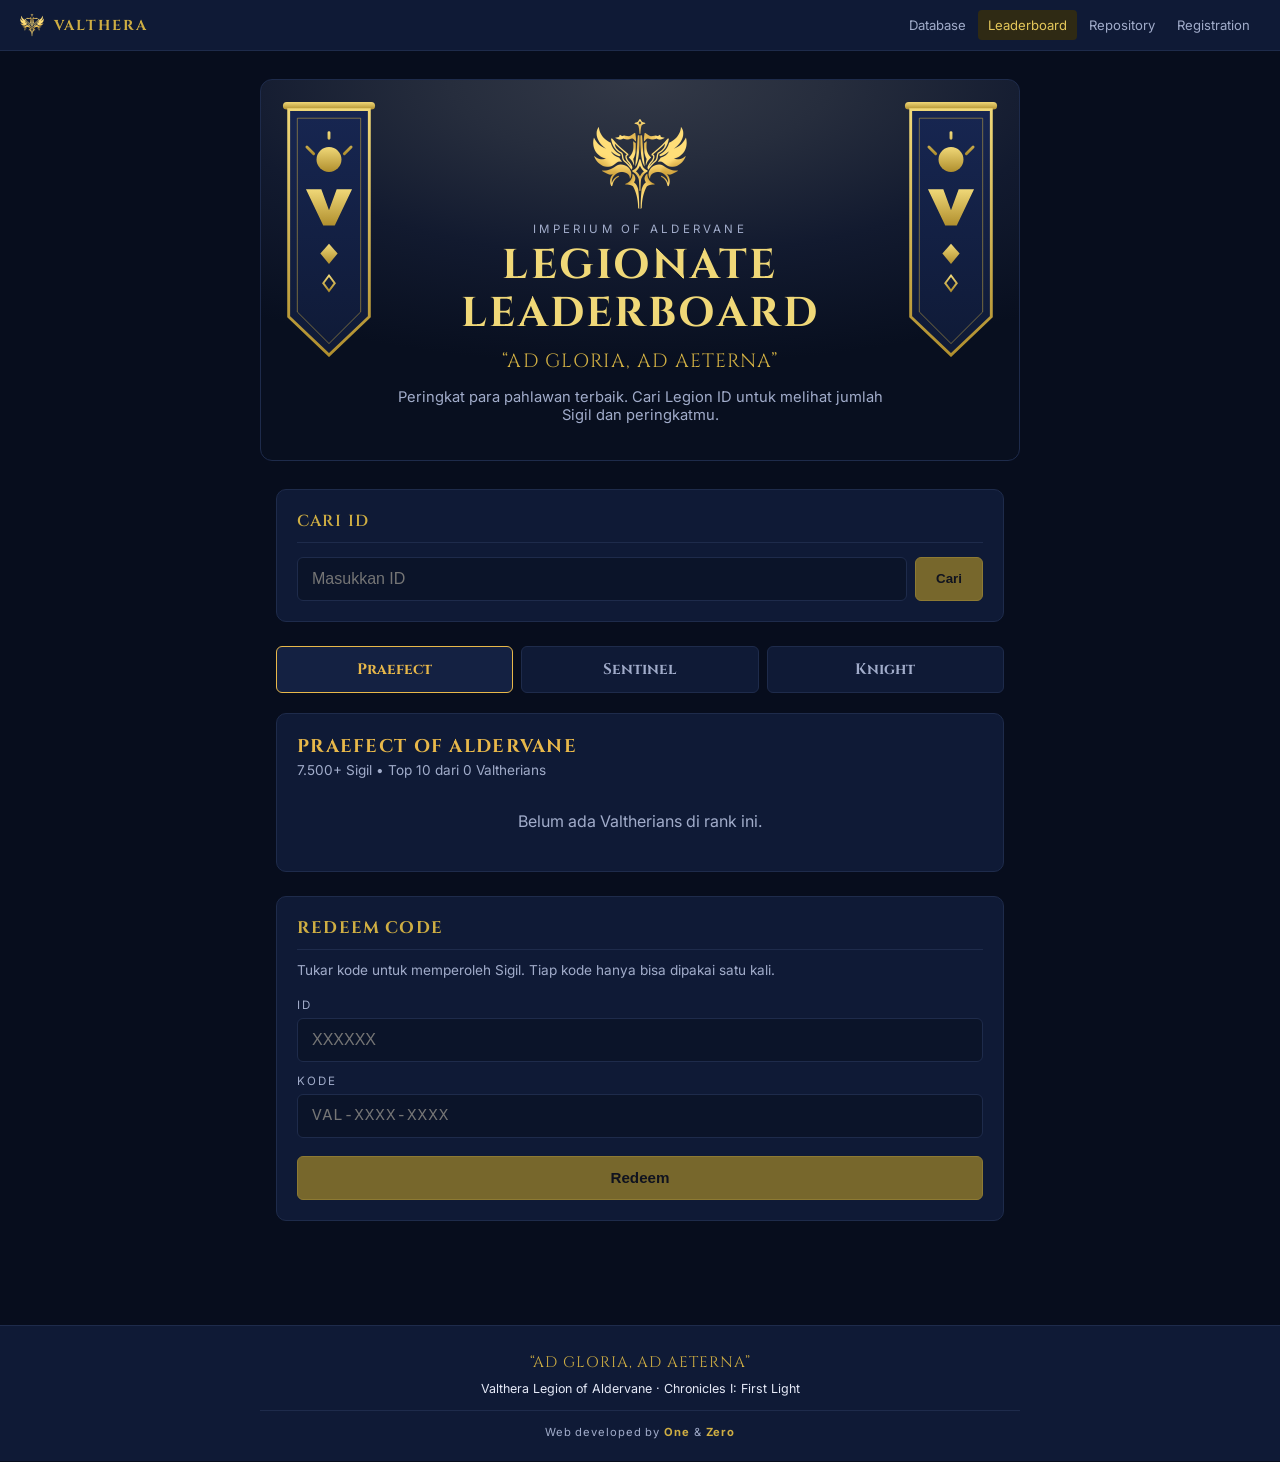
<file: index.html>
<!doctype html>
<html lang="id">
  <head>
    <meta charset="UTF-8" />
    <meta name="viewport" content="width=device-width, initial-scale=1.0" />
    <title>Legionate Leaderboard</title>
    <link rel="preconnect" href="https://fonts.googleapis.com" />
    <link rel="preconnect" href="https://fonts.gstatic.com" crossorigin />
    <link href="https://fonts.googleapis.com/css2?family=Cinzel:wght@500;700&family=Inter:wght@400;500;600&display=swap" rel="stylesheet" />
    <script type="module" crossorigin src="./assets/leaderboard.js"></script>
    <link rel="modulepreload" crossorigin href="./assets/shared-BhyKLrjU.js">
    <link rel="stylesheet" crossorigin href="./assets/shared-FCsielAh.css">
    <link rel="stylesheet" href="./theme.css">
    <link rel="stylesheet" href="./database.css">
  </head>
  <body data-page="leaderboard">
    <main class="container">
      <!-- 1. Cari ID -->
      <section class="search card" id="check">
        <label for="uid-input">Cari ID</label>
        <form id="search-form" autocomplete="off">
          <input id="uid-input" type="text" placeholder="Masukkan ID" />
          <button type="submit">Cari</button>
        </form>
        <div id="search-result" aria-live="polite"></div>
      </section>

      <!-- 2. Leaderboard -->
      <nav class="tabs" role="tablist" id="tabs"></nav>
      <section class="card">
        <div id="tab-info" class="tab-info"></div>
        <ol id="board" class="board"></ol>
      </section>
      <p id="updated" class="updated"></p>

      <!-- 3. Redeem -->
      <section class="card" id="redeem">
        <h2 class="sec-title">Redeem Code</h2>
        <p class="sec-sub">Tukar kode untuk memperoleh Sigil. Tiap kode hanya bisa dipakai satu kali.</p>
        <form id="redeem-form" class="redeem-form" autocomplete="off">
          <label for="r-uid">ID</label>
          <input id="r-uid" type="text" placeholder="XXXXXX" inputmode="text" />
          <label for="r-code">Kode</label>
          <input id="r-code" type="text" placeholder="VAL-XXXX-XXXX" autocapitalize="characters" spellcheck="false" />
          <div class="redeem-actions">
            <button class="btn-gold" type="submit">Redeem</button>
          </div>
        </form>
        <div id="redeem-result" aria-live="polite"></div>
      </section>
    </main>
  </body>
</html>
</file>
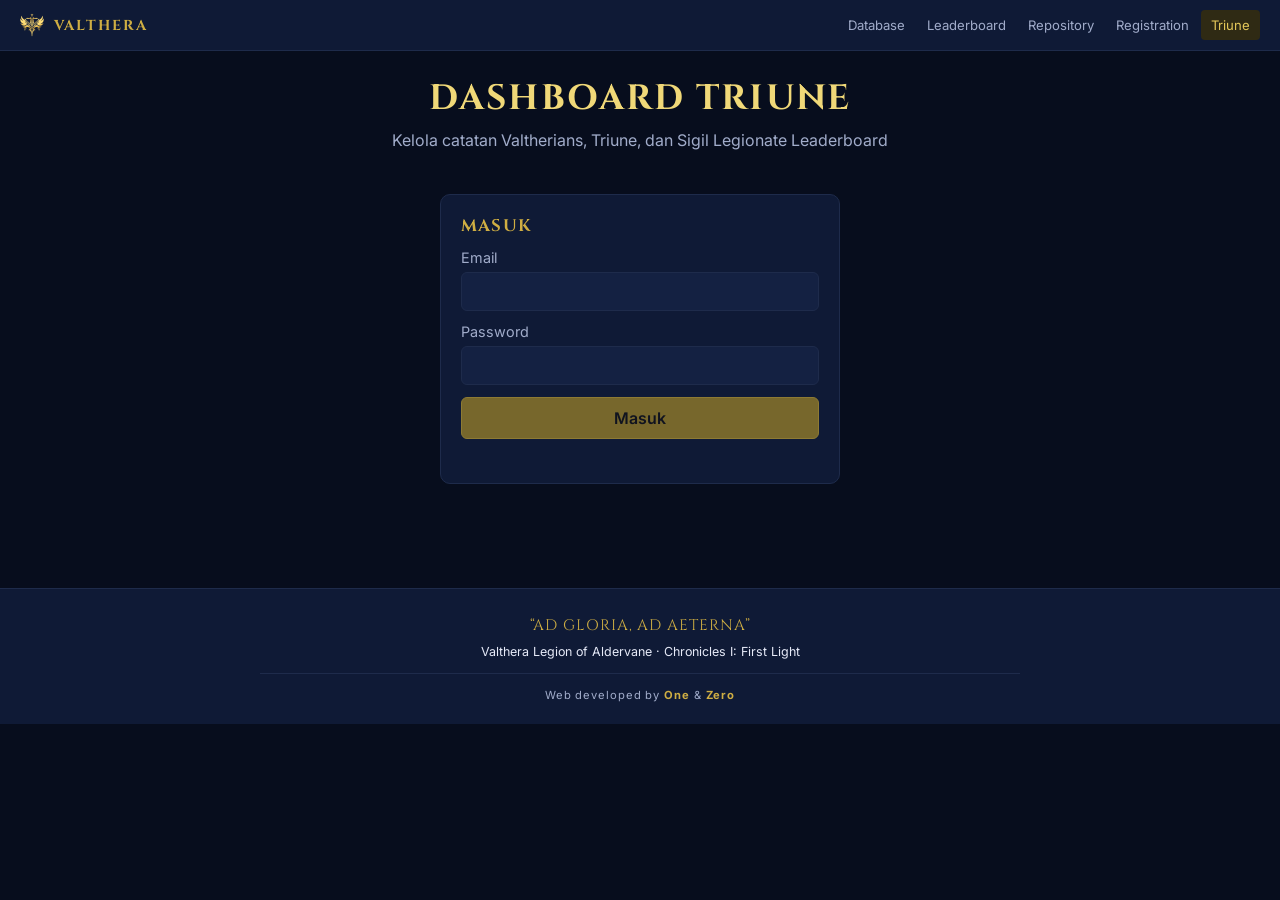
<file: admin/index.html>
<!doctype html>
<html lang="id">
  <head>
    <meta charset="UTF-8" />
    <meta name="viewport" content="width=device-width, initial-scale=1.0" />
    <meta name="robots" content="noindex" />
    <title>Dashboard Triune</title>
    <link rel="preconnect" href="https://fonts.googleapis.com" />
    <link rel="preconnect" href="https://fonts.gstatic.com" crossorigin />
    <link href="https://fonts.googleapis.com/css2?family=Cinzel:wght@500;700&family=Inter:wght@400;500;600&display=swap" rel="stylesheet" />
    <script type="module" crossorigin src="../assets/admin.js"></script>
    <script type="module" crossorigin src="../assets/admin-codes.js"></script>
    <script type="module" crossorigin src="../assets/admin-pins.js"></script>
    <script type="module" crossorigin src="../assets/admin-training.js"></script>
    <script type="module" crossorigin src="../assets/admin-uniform.js"></script>
    <script type="module" crossorigin src="../assets/admin-tabs.js"></script>
    <link rel="modulepreload" crossorigin href="../assets/shared-BhyKLrjU.js">
    <link rel="stylesheet" crossorigin href="../assets/shared-FCsielAh.css">
    <link rel="stylesheet" crossorigin href="../assets/admin-DD2leoxZ.css">
    <link rel="stylesheet" href="../theme.css">
    <link rel="stylesheet" href="../admin.css">
  </head>
  <body data-page="admin">

    <main class="container wide">
      <!-- Login -->
      <section id="login" class="card narrow">
        <h2>Masuk</h2>
        <form id="login-form" class="stack">
          <label>Email <input id="l-email" type="email" required autocomplete="username" /></label>
          <label>Password <input id="l-pass" type="password" required autocomplete="current-password" /></label>
          <button class="btn primary" type="submit">Masuk</button>
          <p id="login-error" class="notfound" aria-live="polite"></p>
        </form>
      </section>

      <!-- Tools -->
      <div id="app" hidden>
        <div class="topbar">
          <span id="who" class="muted"></span>
          <span class="spacer"></span>
          <a class="btn small" href="../">Lihat leaderboard</a>
          <button id="refresh" class="btn small" type="button">Muat ulang</button>
          <button id="logout" class="btn small" type="button">Keluar</button>
        </div>

        <div class="tabs admin-tabs" id="admin-tabs" role="tablist"></div>

        <section data-tab="valtherians" id="stats" class="stats"></section>

        <section data-tab="valtherians" class="card">
          <h2>Tambah / kurangi Sigil</h2>
          <form id="adjust-form" class="inline">
            <input id="a-uid" placeholder="ID Valtherian" required />
            <input id="a-delta" type="number" step="1" placeholder="Jumlah Sigil, cth. 150 atau -50" required />
            <button class="btn primary" type="submit">Terapkan</button>
          </form>
        </section>

        <section data-tab="valtherians" class="card">
          <div class="toolbar">
            <h2>Valtherians</h2>
            <span class="spacer"></span>
            <input id="search" type="search" placeholder="Cari ID atau Nama" />
            <select id="rank-filter" aria-label="Filter rank"></select>
            <button id="add-btn" class="btn primary" type="button">+ Tambah Valtherian</button>
          </div>
          <div class="table-wrap">
            <table>
              <thead>
                <tr><th>ID</th><th>Nama</th><th>Rank</th><th class="num">Sigil</th><th>Insignia</th><th>Tanggal Bergabung</th><th></th></tr>
              </thead>
              <tbody id="players-body"></tbody>
            </table>
          </div>
          <div id="pager" class="pager"></div>
          <p id="table-note" class="muted small-text"></p>
        </section>

        <section data-tab="valtherians" class="card" id="staff-card">
          <div class="toolbar">
            <h2>Triune</h2>
            <span class="spacer"></span>
            <input id="staff-search" type="search" placeholder="Cari ID atau Nama" />
            <select id="staff-filter" aria-label="Filter jabatan"></select>
            <button id="staff-add-btn" class="btn primary" type="button">+ Tambah Triune</button>
          </div>
          <p class="muted small-text">Triune dikelola terpisah dari Legionnaires: tidak masuk leaderboard dan tidak punya Sigil. ID Triune tetap bisa dicari di halaman Database.</p>
          <div class="table-wrap">
            <table>
              <thead>
                <tr><th>ID</th><th>Nama</th><th>Posisi</th><th>Status</th><th>Tanggal Bergabung</th><th></th></tr>
              </thead>
              <tbody id="staff-body"></tbody>
            </table>
          </div>
          <p id="staff-note" class="muted small-text"></p>
        </section>

        <section data-tab="valtherians" class="card">
          <h2>Impor massal (CSV)</h2>
          <p class="muted small-text">Format per baris: <code>uid,name,score</code>. ID yang sudah ada akan diperbarui, yang belum ada akan ditambahkan. ID Triune dilewati.</p>
          <p class="muted small-text">Untuk mengisi profil, tambahkan header: <code>uid,name,score,joined_at,title,achievements</code>. Tanggal berformat <code>2025-01-31</code>, insignia dipisah tanda <code>|</code>. Kolom profil yang tidak ada di header tidak akan mengubah data yang sudah ada.</p>
          <textarea id="import-text" rows="6" placeholder="1126000,Zero,1000&#10;1126001,One,1000"></textarea>
          <div class="inline">
            <input id="import-file" type="file" accept=".csv,.txt" />
            <span class="spacer"></span>
            <button id="import-btn" class="btn primary" type="button">Impor</button>
          </div>
        </section>

        <section data-tab="emblem" class="card" id="pins-card">
          <h2>Emblem</h2>
          <p class="muted small-text">Emblem dipakai calon Valtherian untuk mendaftar di halaman Registrasi (ID dibuat otomatis). Emblem hanya tampil sekali di bawah, jadi salin dan bagikan segera.</p>
          <form id="pin-form" class="inline">
            <input id="pin-qty" type="number" min="1" max="100" step="1" value="1" required aria-label="Jumlah Emblem" />
            <input id="pin-note" maxlength="80" placeholder="Catatan (opsional), cth. Angkatan 1" />
            <label class="check"><input id="pin-test" type="checkbox" /> Uji coba</label>
            <button class="btn primary" type="submit">Buat Emblem</button>
          </form>
          <form id="pin-bound-form" class="inline">
            <input id="pin-uid" placeholder="ID yang sudah ada (Legionnaire atau Triune)" required />
            <button class="btn" type="submit">Buat / reset Emblem untuk ID ini</button>
          </form>
          <textarea id="pin-output" rows="4" readonly hidden></textarea>
          <div class="inline" id="pin-output-actions" hidden>
            <span class="muted small-text">Emblem baru (hanya tampil sekarang):</span>
            <span class="spacer"></span>
            <button id="pin-copy" class="btn small" type="button">Salin</button>
          </div>
          <h2>Ringkasan Emblem</h2>
          <div class="table-wrap">
            <table>
              <thead><tr><th>Catatan</th><th class="num">Dibuat</th><th class="num">Terpakai</th><th class="num">Belum dipakai</th><th></th></tr></thead>
              <tbody id="pins-summary"></tbody>
            </table>
          </div>
          <div class="toolbar">
            <h2>Emblem Uji Coba</h2>
            <span class="spacer"></span>
            <button id="test-clean" class="btn small danger" type="button">Hapus data uji coba</button>
          </div>
          <div class="table-wrap">
            <table>
              <thead><tr><th>Emblem</th><th>Catatan</th><th>Status</th><th>ID</th></tr></thead>
              <tbody id="pins-body"></tbody>
            </table>
          </div>
          <p id="pins-note" class="muted small-text"></p>
        </section>

        <section data-tab="training" class="card" id="training-card">
          <h2>Training</h2>
          <p class="muted small-text">Isi jadwal sesi tiap minggu. Jam dalam WIB. Aspirant hanya melihat sesi yang akan datang.</p>
          <form id="train-form" class="inline">
            <select id="train-kind" aria-label="Jenis sesi">
              <option value="sistem">Pengenalan sistem Legion</option>
              <option value="ekspedisi">Pelatihan ekspedisi</option>
            </select>
            <select id="train-trainer" aria-label="Triune pemandu"></select>
            <input id="train-when" type="datetime-local" aria-label="Waktu (WIB)" />
            <input id="train-text" type="text" maxlength="120" placeholder="Catatan (opsional)" />
            <button class="btn primary" type="submit">Tambah sesi</button>
          </form>
          <div class="table-wrap">
            <table>
              <thead><tr><th>Waktu</th><th>Sesi</th><th>Dipandu</th><th>Catatan</th><th>Peserta (ID)</th><th></th></tr></thead>
              <tbody id="train-body"></tbody>
            </table>
          </div>
          <p id="train-note" class="muted small-text"></p>
          <div id="score-panel" class="score-panel" hidden></div>

          <h2>Arbiter</h2>
          <p class="muted small-text">Aspirant memilih Arbiter sendiri satu kali. Perubahan setelahnya hanya lewat dashboard.</p>
          <form id="arb-form" class="inline">
            <input id="arb-uid" type="text" placeholder="ID member" />
            <select id="arb-select" aria-label="Arbiter"></select>
            <button class="btn" id="arb-show" type="button">Lihat Arbiter</button>
            <button class="btn primary" type="submit">Simpan</button>
          </form>
          <p id="arb-out" class="muted small-text"></p>
        </section>

        <section data-tab="repository" class="card" id="uniform-card">
          <h2>Uniform</h2>
          <p class="muted small-text">Unggah file PDF tiap uniform (maks. 8 MB). File hanya bisa dibuka Valtherian yang login di Repository dan rank-nya cukup. Mengunggah lagi akan mengganti file lama.</p>
          <div id="uniform-list"></div>
          <p id="uniform-note" class="muted small-text"></p>
        </section>

        <section data-tab="redeem" class="card" id="codes-card">
          <h2>Kode Redeem</h2>
          <p class="muted small-text">Kosongkan kolom kode jika ingin dibuatkan acak. Satu kode bisa dipakai beberapa ID (satu ID tetap hanya sekali per kode). Jika nama batch diisi, satu ID hanya bisa menukar satu kode dari batch yang sama.</p>
<form id="code-form" class="code-form">
  <div class="cf-row">
    <label>Sigil per kode<input id="c-points" type="number" min="1" step="1" required /></label>
    <label>Jumlah kode<input id="c-qty" type="number" min="1" max="100" step="1" value="1" required /></label>
  </div>
  <div class="cf-row">
    <label>Kode (custom)<input id="c-custom" maxlength="40" placeholder="Kosong = acak" /></label>
    <label>Catatan (opsional)<input id="c-note" maxlength="80" /></label>
  </div>
  <p id="c-custom-hint" class="muted small-text" hidden>Kode custom hanya bisa untuk 1 kode, jadi jumlah dikunci 1.</p>

  <div class="cf-opts">
    <label class="check"><input id="c-batch-on" type="checkbox" /> Batch</label>
    <label class="check"><input id="c-multi-on" type="checkbox" /> Multi-pakai</label>
  </div>
  <div class="cf-sub" id="c-batch-box" hidden>
    <label>Nama batch<input id="c-batch" list="c-batches" maxlength="60" placeholder="Contoh: Expedition 1" /></label>
    <datalist id="c-batches"></datalist>
    <p class="muted small-text">Satu ID hanya bisa menukar satu kode dari batch yang sama.</p>
  </div>
  <div class="cf-sub" id="c-multi-box" hidden>
    <label>Dipakai maksimal berapa ID<input id="c-max" type="number" min="2" step="1" value="10" /></label>
    <label class="check"><input id="c-unlimited" type="checkbox" /> Tanpa batas</label>
    <p class="muted small-text">Satu ID tetap hanya bisa memakai kode yang sama sekali.</p>
  </div>
  <p class="muted small-text">Tanpa Batch dan Multi-pakai: 1 kode untuk 1 ID, tanpa batch.</p>

  <button class="btn primary" type="submit">Buat kode</button>

</form>
          <textarea id="c-output" rows="4" readonly hidden></textarea>
          <div class="inline" id="c-output-actions" hidden>
            <span class="muted small-text">Kode baru (salin sebelum ditutup):</span>
            <span class="spacer"></span>
            <button id="c-copy" class="btn small" type="button">Salin</button>
          </div>
          <div class="toolbar">
            <h2>Daftar Kode</h2>
            <span class="spacer"></span>
            <select id="c-filter" aria-label="Filter kode">
              <option value="all">Semua</option>
              <option value="free">Tersedia</option>
              <option value="used">Terpakai</option>
            </select>
          </div>
          <div class="table-wrap">
            <table>
              <thead><tr><th>Kode</th><th class="num">Sigil</th><th>Batch</th><th>Catatan</th><th>Pemakaian</th><th></th></tr></thead>
              <tbody id="codes-body"></tbody>
            </table>
          </div>
          <p id="codes-note" class="muted small-text"></p>
        </section>

        <section data-tab="valtherians" class="card">
          <h2>Riwayat Perubahan</h2>
          <ul id="log" class="log"></ul>
        </section>

<section data-tab="emblem" class="card"><h2>Riwayat Perubahan</h2><ul id="log-emblem" class="log"></ul></section>
<section data-tab="training" class="card"><h2>Riwayat Perubahan</h2><ul id="log-training" class="log"></ul></section>
<section data-tab="repository" class="card"><h2>Riwayat Perubahan</h2><ul id="log-repository" class="log"></ul></section>
<section data-tab="redeem" class="card"><h2>Riwayat Perubahan</h2><ul id="log-redeem" class="log"></ul></section>
        
      </div>
    </main>

    <dialog id="edit-dialog">
      <form id="edit-form" class="stack">
        <h2 id="dialog-title">Valtherians</h2>
        <label>ID <input id="f-uid" required /></label>
        <label>Nama <input id="f-name" required /></label>
        <label>Sigil <input id="f-score" type="number" min="0" step="1" required /></label>
        <label>Tanggal Bergabung <input id="f-joined" type="date" /></label>
        <label>Title <input id="f-title" maxlength="60" placeholder="mis. The Darkhorse" /></label>
        <label>Insignia / Achievement (satu per baris, maks. 20)
          <textarea id="f-ach" rows="4" placeholder="Vanguard of Aldervane&#10;Sigil's Maniac"></textarea>
        </label>
        <div class="inline end">
          <button id="cancel-btn" class="btn" type="button">Batal</button>
          <button class="btn primary" type="submit">Simpan</button>
        </div>
      </form>
    </dialog>

    <dialog id="staff-dialog">
      <form id="staff-form" class="stack">
        <h2 id="staff-dialog-title">Triune</h2>
        <label>ID <input id="s-uid" required /></label>
        <label>Nama <input id="s-name" required /></label>
        <label>Posisi <select id="s-role"></select></label>
        <label id="s-division-wrap">Divisi Segate <select id="s-division"></select></label>
        <label>Status
          <select id="s-active">
            <option value="true">Active</option>
            <option value="false">Deactive</option>
          </select>
        </label>
        <label>Tanggal Bergabung <input id="s-joined" type="date" /></label>
        <label>Title <input id="s-title" maxlength="60" placeholder="opsional" /></label>
        <label>Insignia / Achievement (satu per baris, maks. 20)
          <textarea id="s-ach" rows="3"></textarea>
        </label>
        <div class="inline end">
          <button id="staff-cancel" class="btn" type="button">Batal</button>
          <button class="btn primary" type="submit">Simpan</button>
        </div>
      </form>
    </dialog>

    <div id="toast" class="toast" role="status" aria-live="polite"></div>
  </body>
</html>
</file>
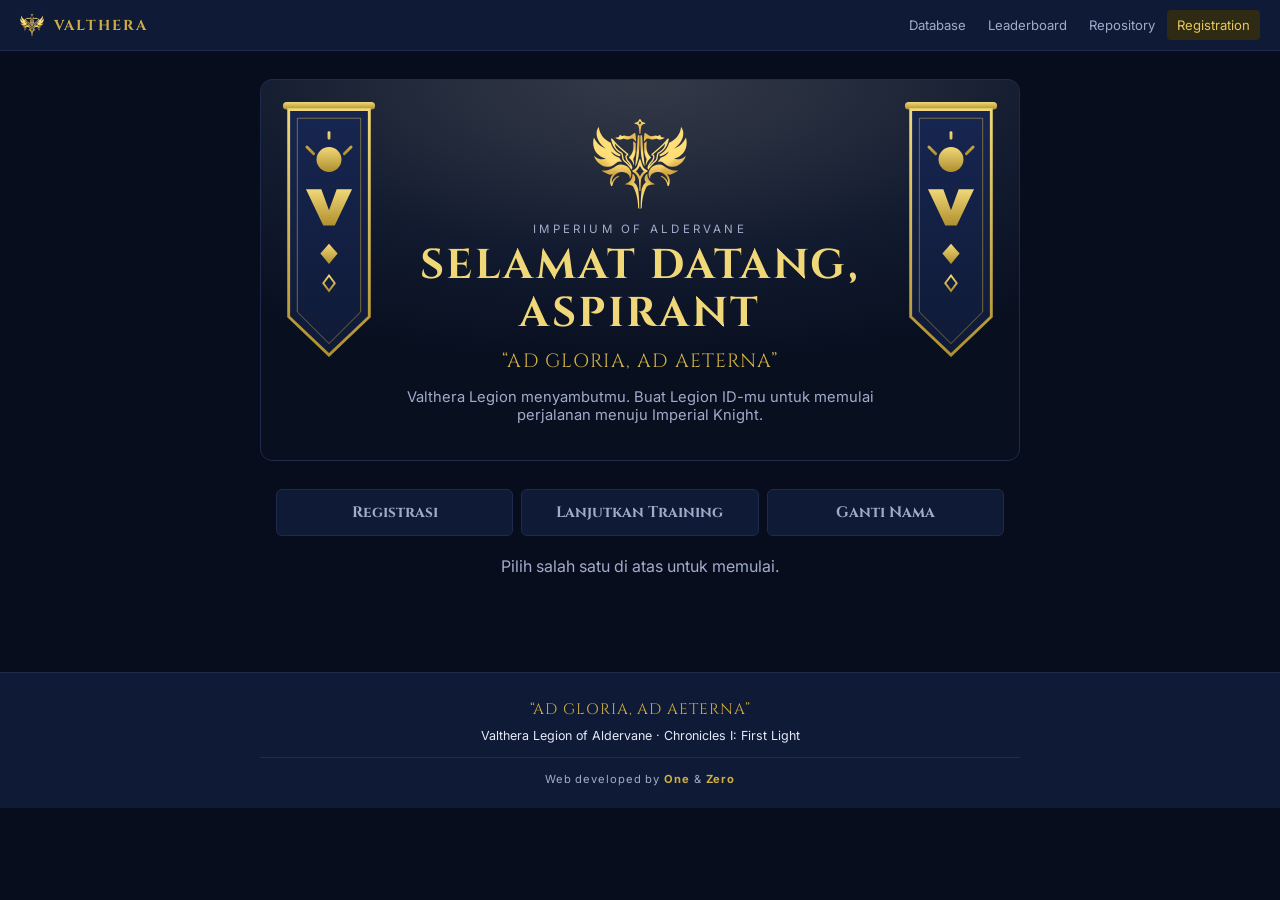
<file: daftar/index.html>
<!doctype html>
<html lang="id">
  <head>
    <meta charset="UTF-8" />
    <meta name="viewport" content="width=device-width, initial-scale=1.0" />
    <title>Registrasi Valtherians</title>
    <link rel="preconnect" href="https://fonts.googleapis.com" />
    <link rel="preconnect" href="https://fonts.gstatic.com" crossorigin />
    <link href="https://fonts.googleapis.com/css2?family=Cinzel:wght@500;700&family=Inter:wght@400;500;600&display=swap" rel="stylesheet" />
    <script type="module" crossorigin src="../assets/register.js"></script>
    <link rel="modulepreload" crossorigin href="../assets/shared-BhyKLrjU.js">
    <link rel="stylesheet" crossorigin href="../assets/shared-FCsielAh.css">
    <link rel="stylesheet" href="../theme.css">
    <link rel="stylesheet" href="../database.css">
  </head>
  <body data-page="register">
    <main class="container">
      <div class="tabs" id="mode-tabs" role="tablist"></div>
      <p class="muted center" id="mode-hint"></p>

      <!-- Registrasi -->
      <section class="card" id="register-card" hidden>
        <h2 class="sec-title">Buat Legion ID</h2>
        <p class="sec-sub">Masukkan nama dan Emblem yang diterima dari Triune.</p>
        <form id="reg-form" class="redeem-form" autocomplete="off">
          <label for="reg-name">Nama</label>
          <input id="reg-name" type="text" maxlength="30" placeholder="Nama" />
          <label for="reg-pin">Emblem</label>
          <input id="reg-pin" type="text" placeholder="XXXX-XXXX-XXXX-XXXX" autocapitalize="characters" spellcheck="false" />
          <div class="redeem-actions"><button class="btn-gold" type="submit">Daftar</button></div>
        </form>
        <div id="reg-result" aria-live="polite"></div>
      </section>

      <!-- Lanjutkan Training -->
      <section class="card" id="resume-card" hidden>
        <h2 class="sec-title">Lanjutkan Training</h2>
        <p class="sec-sub">Sudah punya ID? Masuk dengan ID dan Emblem untuk memilih Arbiter dan jadwal Training.</p>
        <form id="res-form" class="redeem-form" autocomplete="off">
          <label for="res-uid">ID</label>
          <input id="res-uid" type="text" placeholder="Masukkan ID" />
          <label for="res-pin">Emblem</label>
          <input id="res-pin" type="text" placeholder="XXXX-XXXX-XXXX-XXXX" autocapitalize="characters" spellcheck="false" />
          <div class="redeem-actions"><button class="btn-gold" type="submit">Lanjutkan</button></div>
        </form>
        <div id="res-result" aria-live="polite"></div>
      </section>

      <!-- Ganti nama -->
      <section class="card" id="rename-card" hidden>
        <h2 class="sec-title">Ganti Nama</h2>
        <p class="sec-sub" id="rename-sub"></p>
        <form id="ren-form" class="redeem-form" autocomplete="off">
          <label for="ren-uid">ID</label>
          <input id="ren-uid" type="text" placeholder="Masukkan ID" />
          <label for="ren-pin">Emblem</label>
          <input id="ren-pin" type="text" placeholder="XXXX-XXXX-XXXX-XXXX" autocapitalize="characters" spellcheck="false" />
          <label for="ren-name">Nama Baru</label>
          <input id="ren-name" type="text" maxlength="30" placeholder="Nama baru" />
          <div class="redeem-actions"><button class="btn-gold" type="submit">Ganti Nama</button></div>
        </form>
        <div id="ren-result" aria-live="polite"></div>
      </section>

      <!-- Hasil / alur Training -->
      <div id="done" hidden></div>
    </main>
  </body>
</html>
</file>
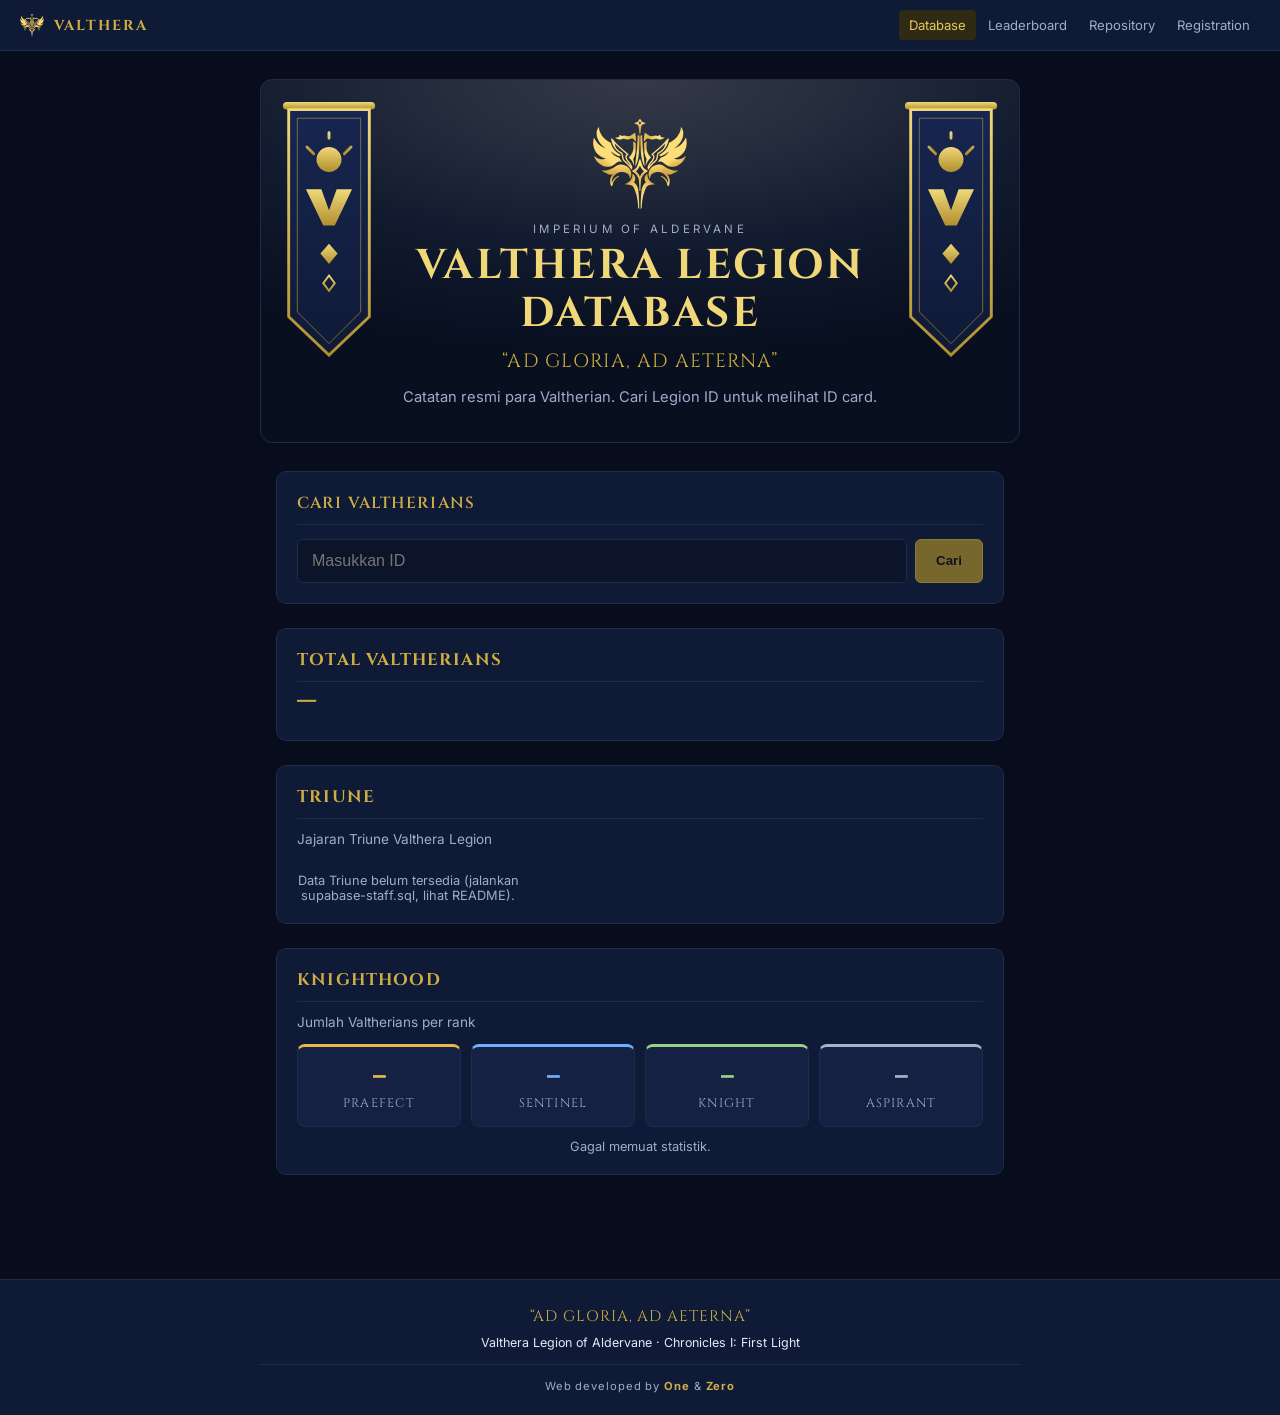
<file: database/index.html>
<!doctype html>
<html lang="id">
  <head>
    <meta charset="UTF-8" />
    <meta name="viewport" content="width=device-width, initial-scale=1.0" />
    <title>Valthera Legion Database</title>
    <link rel="preconnect" href="https://fonts.googleapis.com" />
    <link rel="preconnect" href="https://fonts.gstatic.com" crossorigin />
    <link href="https://fonts.googleapis.com/css2?family=Cinzel:wght@500;700&family=Inter:wght@400;500;600&display=swap" rel="stylesheet" />
    <script type="module" crossorigin src="../assets/database.js"></script>
    <link rel="modulepreload" crossorigin href="../assets/shared-BhyKLrjU.js">
    <link rel="stylesheet" crossorigin href="../assets/shared-FCsielAh.css">
    <link rel="stylesheet" href="../theme.css">
    <link rel="stylesheet" href="../database.css">
  </head>
  <body data-page="database">
    <main class="container">
      <section class="search card">
        <label for="uid-input">Cari Valtherians</label>
        <form id="search-form" autocomplete="off">
          <input id="uid-input" type="text" placeholder="Masukkan ID" />
          <button type="submit">Cari</button>
        </form>
        <div id="search-result" aria-live="polite"></div>
      </section>

      <section class="card">
        <h2 class="sec-title">Total Valtherians</h2>
        <div class="total-row">
          <span id="total-num" class="total-num">…</span>
          <span id="total-sub" class="total-sub"></span>
        </div>
      </section>

      <section class="card">
        <h2 class="sec-title">Triune</h2>
        <p class="sec-sub">Jajaran Triune Valthera Legion</p>
        <div id="triune" class="staff-grid"></div>
      </section>

      <section class="card">
        <h2 class="sec-title">Knighthood</h2>
        <p class="sec-sub" id="member-sub">Jumlah Valtherians per rank</p>
        <div id="member-stats" class="stat-grid"></div>
        <p id="stats-note" class="stats-note"></p>
      </section>
    </main>
  </body>
</html>
</file>
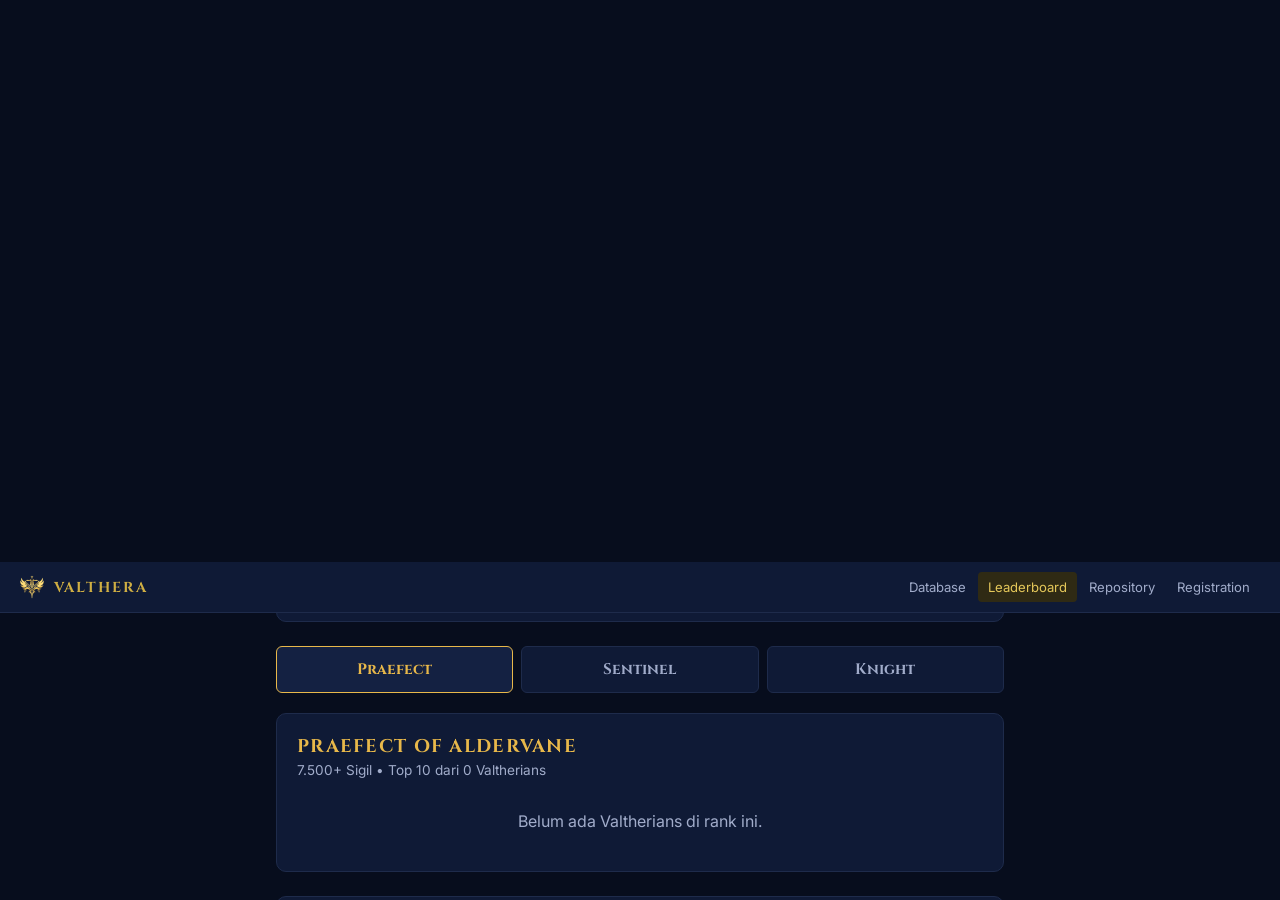
<file: redeem/index.html>
<!doctype html>
<html lang="id">
  <head>
    <meta charset="UTF-8" />
    <title>Redeem Code · Valthera</title>
    <meta http-equiv="refresh" content="0; url=../#redeem" />
    <link rel="canonical" href="../#redeem" />
  </head>
  <body>
    <p>Halaman ini pindah ke <a href="../#redeem">Leaderboard › Redeem</a>.</p>
  </body>
</html>
</file>
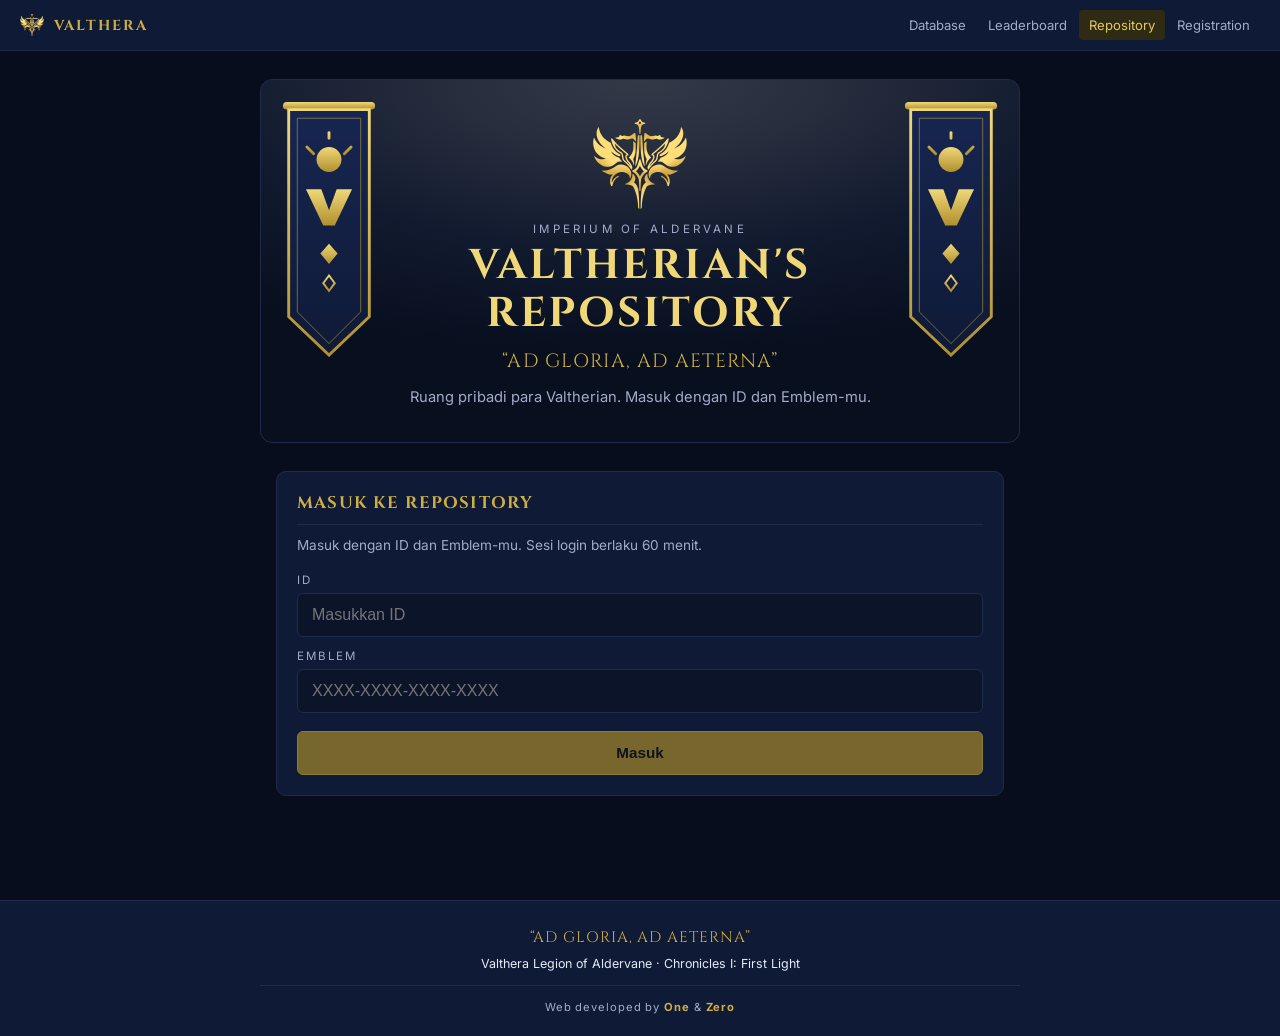
<file: repository/index.html>
<!doctype html>
<html lang="id">
  <head>
    <meta charset="UTF-8" />
    <meta name="viewport" content="width=device-width, initial-scale=1.0" />
    <meta name="robots" content="noindex, nofollow" />
    <title>Valtherian's Repository</title>
    <link rel="preconnect" href="https://fonts.googleapis.com" />
    <link rel="preconnect" href="https://fonts.gstatic.com" crossorigin />
    <link href="https://fonts.googleapis.com/css2?family=Cinzel:wght@500;700&family=Inter:wght@400;500;600&display=swap" rel="stylesheet" />
    <script type="module" crossorigin src="../assets/repository.js"></script>
    <link rel="modulepreload" crossorigin href="../assets/shared-BhyKLrjU.js">
    <link rel="stylesheet" crossorigin href="../assets/shared-FCsielAh.css">
    <link rel="stylesheet" href="../theme.css">
    <link rel="stylesheet" href="../database.css">
  </head>
  <body data-page="repository">
    <main class="container">
      <section class="card" id="login-card">
        <h2 class="sec-title" id="login-title"></h2>
        <p class="sec-sub" id="login-sub"></p>
        <form id="login-form" class="redeem-form" autocomplete="off">
          <label for="lg-uid">ID</label>
          <input id="lg-uid" type="text" placeholder="Masukkan ID" />
          <label for="lg-pin">Emblem</label>
          <input id="lg-pin" type="text" placeholder="XXXX-XXXX-XXXX-XXXX" autocapitalize="characters" spellcheck="false" />
          <div class="redeem-actions"><button class="btn-gold" type="submit">Masuk</button></div>
        </form>
        <div id="login-result" aria-live="polite"></div>
      </section>

      <div id="repo" hidden></div>
    </main>
  </body>
</html>
</file>
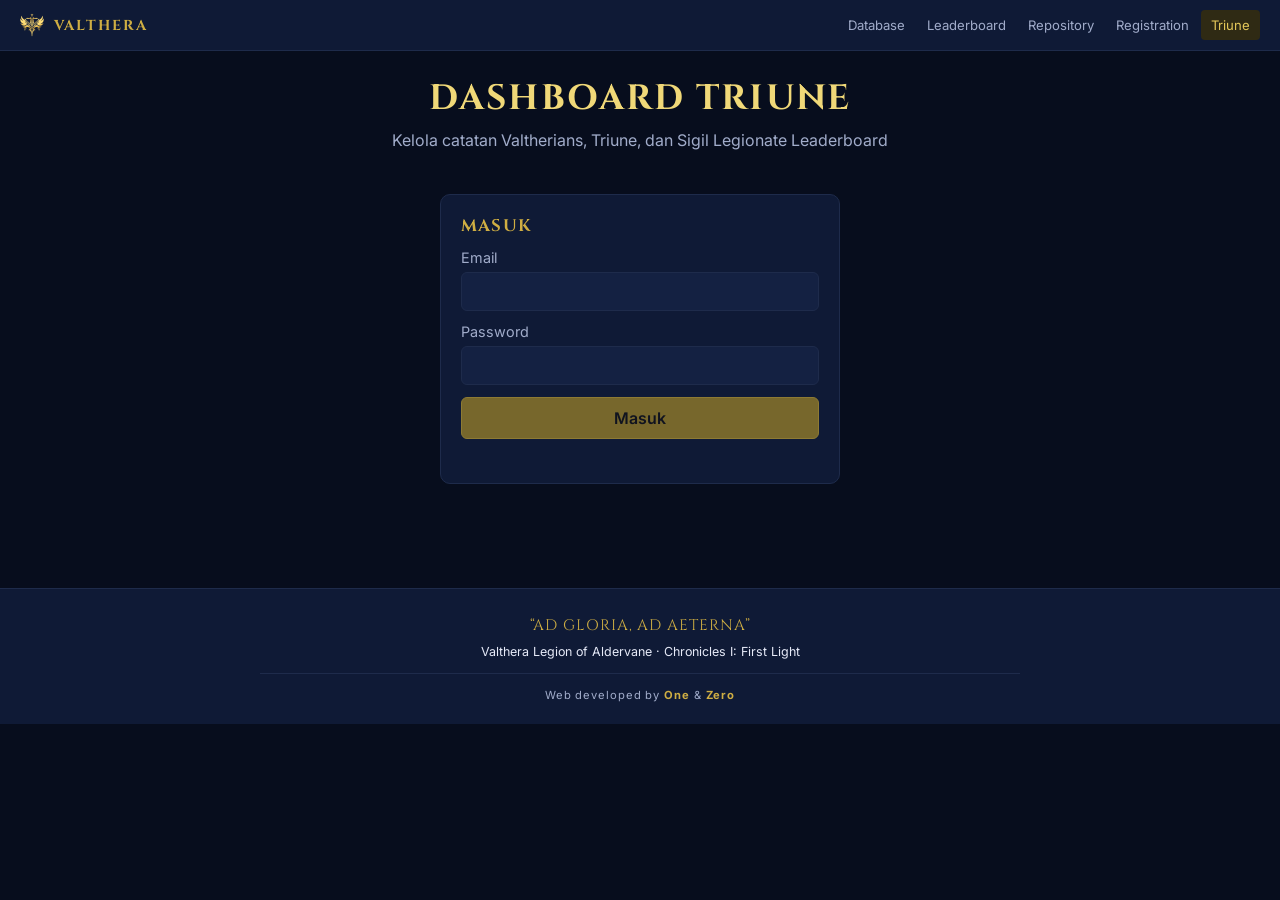
<file: admin/index (3).html>
<!doctype html>
<html lang="id">
  <head>
    <meta charset="UTF-8" />
    <meta name="viewport" content="width=device-width, initial-scale=1.0" />
    <meta name="robots" content="noindex" />
    <title>Dashboard Triune Aldervane</title>
    <link rel="preconnect" href="https://fonts.googleapis.com" />
    <link rel="preconnect" href="https://fonts.gstatic.com" crossorigin />
    <link href="https://fonts.googleapis.com/css2?family=Cinzel:wght@500;700&family=Inter:wght@400;500;600&display=swap" rel="stylesheet" />
    <script type="module" crossorigin src="../assets/admin.js"></script>
    <script type="module" crossorigin src="../assets/admin-codes.js"></script>
    <link rel="modulepreload" crossorigin href="../assets/shared-BhyKLrjU.js">
    <link rel="stylesheet" crossorigin href="../assets/shared-FCsielAh.css">
    <link rel="stylesheet" crossorigin href="../assets/admin-DD2leoxZ.css">
    <link rel="stylesheet" href="../theme.css">
    <link rel="stylesheet" href="../admin.css">
  </head>
  <body data-page="admin">
    <!-- Navbar, hero dan footer dibuat otomatis oleh assets/layout.js (teks diatur di assets/config.js). -->
    <main class="container wide">
      <!-- Login -->
      <section id="login" class="card narrow">
        <h2>Masuk</h2>
        <form id="login-form" class="stack">
          <label>Email <input id="l-email" type="email" required autocomplete="username" /></label>
          <label>Password <input id="l-pass" type="password" required autocomplete="current-password" /></label>
          <button class="btn primary" type="submit">Masuk</button>
          <p id="login-error" class="notfound" aria-live="polite"></p>
        </form>
      </section>

      <!-- Aplikasi -->
      <div id="app" hidden>
        <div class="topbar">
          <span id="who" class="muted"></span>
          <span class="spacer"></span>
          <a class="btn small" href="../">Lihat leaderboard</a>
          <button id="refresh" class="btn small" type="button">Muat ulang</button>
          <button id="logout" class="btn small" type="button">Keluar</button>
        </div>

        <section id="stats" class="stats"></section>

        <section class="card">
          <h2>Tambah / kurangi Sigil(s) cepat</h2>
          <form id="adjust-form" class="inline">
            <input id="a-uid" placeholder="ID Valtherian" required />
            <input id="a-delta" type="number" step="1" placeholder="Jumlah Sigil(s), mis. 150 atau -50" required />
            <button class="btn primary" type="submit">Terapkan</button>
          </form>
        </section>

        <section class="card">
          <div class="toolbar">
            <h2>Valtherians (member)</h2>
            <span class="spacer"></span>
            <input id="search" type="search" placeholder="Cari ID atau nama..." />
            <select id="rank-filter" aria-label="Filter rank"></select>
            <button id="add-btn" class="btn primary" type="button">+ Tambah Valtherian</button>
          </div>
          <div class="table-wrap">
            <table>
              <thead>
                <tr><th>ID</th><th>Nama</th><th>Rank</th><th class="num">Sigil</th><th>Insignia</th><th>Tanggal bergabung</th><th></th></tr>
              </thead>
              <tbody id="players-body"></tbody>
            </table>
          </div>
          <div id="pager" class="pager"></div>
          <p id="table-note" class="muted small-text"></p>
        </section>

        <section class="card" id="staff-card">
          <div class="toolbar">
            <h2>Staff Triune</h2>
            <span class="spacer"></span>
            <input id="staff-search" type="search" placeholder="Cari ID atau nama..." />
            <select id="staff-filter" aria-label="Filter jabatan"></select>
            <button id="staff-add-btn" class="btn primary" type="button">+ Tambah staff</button>
          </div>
          <p class="muted small-text">Staff dikelola terpisah dari member: tidak masuk leaderboard dan tidak punya Sigil(s). ID staff tetap bisa dicari di halaman Database.</p>
          <div class="table-wrap">
            <table>
              <thead>
                <tr><th>ID</th><th>Nama</th><th>Jabatan</th><th>Status</th><th>Tanggal bergabung</th><th></th></tr>
              </thead>
              <tbody id="staff-body"></tbody>
            </table>
          </div>
          <p id="staff-note" class="muted small-text"></p>
        </section>

        <section class="card">
          <h2>Impor massal (CSV)</h2>
          <p class="muted small-text">Format per baris: <code>uid,name,score</code>. ID yang sudah ada akan diperbarui, yang belum ada akan ditambahkan. ID staff dilewati.</p>
          <p class="muted small-text">Untuk mengisi profil, tambahkan header: <code>uid,name,score,joined_at,title,achievements</code>. Tanggal berformat <code>2025-01-31</code>, insignia dipisah tanda <code>|</code>. Kolom profil yang tidak ada di header tidak akan mengubah data yang sudah ada.</p>
          <textarea id="import-text" rows="6" placeholder="1001,Aethelred,9120&#10;1002,Lyra,8450"></textarea>
          <div class="inline">
            <input id="import-file" type="file" accept=".csv,.txt" />
            <span class="spacer"></span>
            <button id="import-btn" class="btn primary" type="button">Impor</button>
          </div>
        </section>

        <section class="card" id="codes-card">
          <h2>Kode redeem</h2>
          <p class="muted small-text">Tiap kode hanya bisa dipakai satu kali dan menambah Sigil(s) ke ID yang memakainya. Kosongkan kolom kode sendiri kalau mau dibuatkan acak.</p>
          <form id="code-form" class="inline">
            <input id="c-points" type="number" min="1" step="1" placeholder="Sigil(s) per kode" required />
            <input id="c-qty" type="number" min="1" max="100" step="1" value="1" placeholder="Jumlah kode" required />
            <input id="c-custom" maxlength="40" placeholder="Kode sendiri (opsional)" />
            <input id="c-note" maxlength="80" placeholder="Catatan (opsional)" />
            <button class="btn primary" type="submit">Buat kode</button>
          </form>
          <textarea id="c-output" rows="4" readonly hidden></textarea>
          <div class="inline" id="c-output-actions" hidden>
            <span class="muted small-text">Kode baru (salin sebelum ditutup):</span>
            <span class="spacer"></span>
            <button id="c-copy" class="btn small" type="button">Salin</button>
          </div>
          <div class="toolbar">
            <h2>Daftar kode</h2>
            <span class="spacer"></span>
            <select id="c-filter" aria-label="Filter kode">
              <option value="all">Semua</option>
              <option value="free">Tersedia</option>
              <option value="used">Terpakai</option>
            </select>
          </div>
          <div class="table-wrap">
            <table>
              <thead><tr><th>Kode</th><th class="num">Sigil(s)</th><th>Catatan</th><th>Status</th><th></th></tr></thead>
              <tbody id="codes-body"></tbody>
            </table>
          </div>
          <p id="codes-note" class="muted small-text"></p>
        </section>

        <section class="card">
          <h2>Riwayat perubahan</h2>
          <ul id="log" class="log"></ul>
        </section>
      </div>
    </main>

    <dialog id="edit-dialog">
      <form id="edit-form" class="stack">
        <h2 id="dialog-title">Valtherians</h2>
        <label>ID <input id="f-uid" required /></label>
        <label>Nama <input id="f-name" required /></label>
        <label>Sigil(s) <input id="f-score" type="number" min="0" step="1" required /></label>
        <label>Tanggal bergabung <input id="f-joined" type="date" /></label>
        <label>Title <input id="f-title" maxlength="60" placeholder="mis. Penjaga Gerbang Utara" /></label>
        <label>Insignia / achievement (satu per baris, maks. 20)
          <textarea id="f-ach" rows="4" placeholder="Pembasmi Naga&#10;Juara Turnamen Musim Semi"></textarea>
        </label>
        <div class="inline end">
          <button id="cancel-btn" class="btn" type="button">Batal</button>
          <button class="btn primary" type="submit">Simpan</button>
        </div>
      </form>
    </dialog>

    <dialog id="staff-dialog">
      <form id="staff-form" class="stack">
        <h2 id="staff-dialog-title">Staff</h2>
        <label>ID <input id="s-uid" required /></label>
        <label>Nama <input id="s-name" required /></label>
        <label>Jabatan <select id="s-role"></select></label>
        <label id="s-division-wrap">Divisi Segate <select id="s-division"></select></label>
        <label>Status
          <select id="s-active">
            <option value="true">Active</option>
            <option value="false">Deactive</option>
          </select>
        </label>
        <label>Tanggal bergabung <input id="s-joined" type="date" /></label>
        <label>Title <input id="s-title" maxlength="60" placeholder="opsional" /></label>
        <label>Insignia / achievement (satu per baris, maks. 20)
          <textarea id="s-ach" rows="3"></textarea>
        </label>
        <div class="inline end">
          <button id="staff-cancel" class="btn" type="button">Batal</button>
          <button class="btn primary" type="submit">Simpan</button>
        </div>
      </form>
    </dialog>

    <div id="toast" class="toast" role="status" aria-live="polite"></div>
  </body>
</html>
</file>
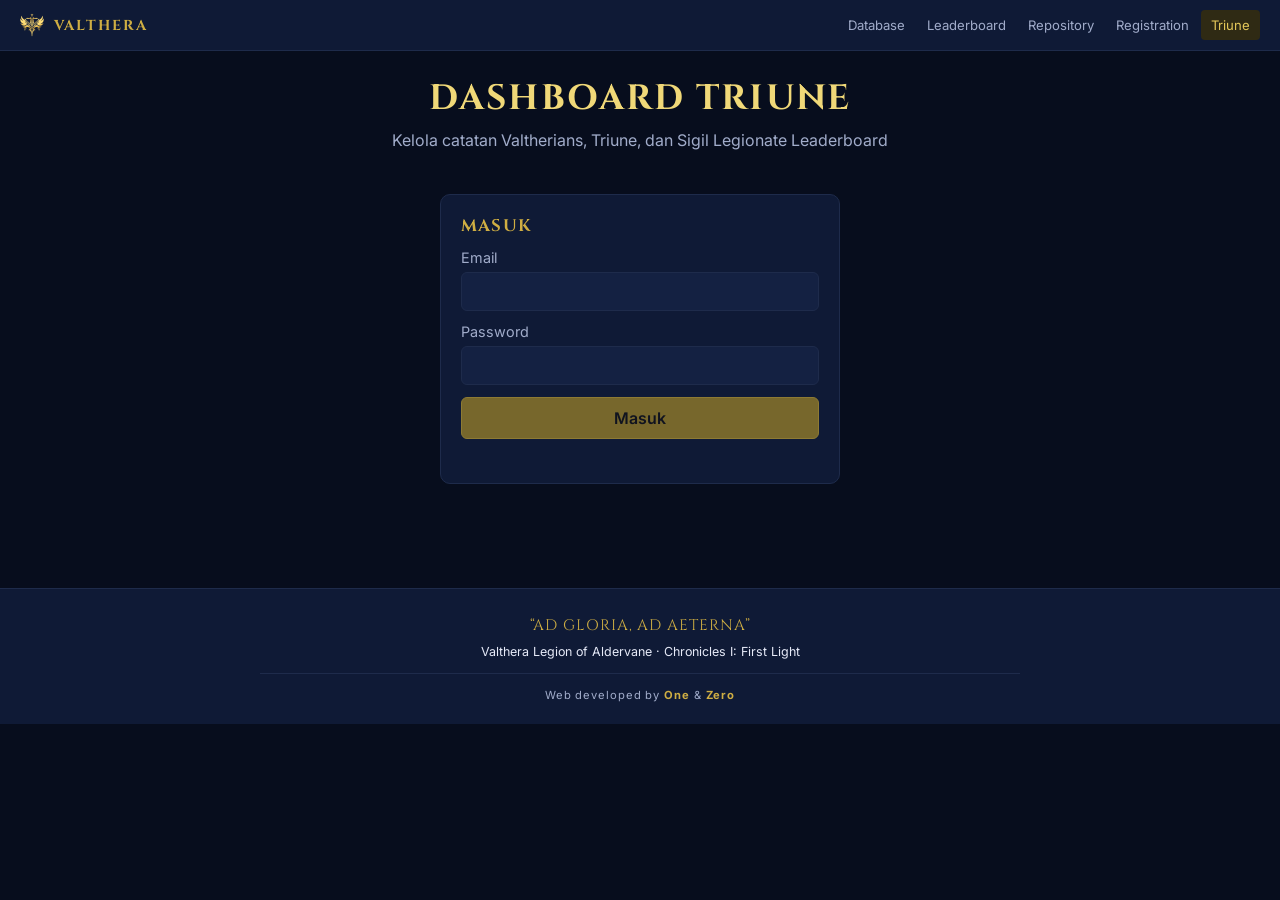
<file: admin/index (5).html>
<!doctype html>
<html lang="id">
  <head>
    <meta charset="UTF-8" />
    <meta name="viewport" content="width=device-width, initial-scale=1.0" />
    <meta name="robots" content="noindex" />
    <title>Dashboard Triune Aldervane</title>
    <link rel="preconnect" href="https://fonts.googleapis.com" />
    <link rel="preconnect" href="https://fonts.gstatic.com" crossorigin />
    <link href="https://fonts.googleapis.com/css2?family=Cinzel:wght@500;700&family=Inter:wght@400;500;600&display=swap" rel="stylesheet" />
    <script type="module" crossorigin src="../assets/admin.js"></script>
    <script type="module" crossorigin src="../assets/admin-codes.js"></script>
    <script type="module" crossorigin src="../assets/admin-pins.js"></script>
    <link rel="modulepreload" crossorigin href="../assets/shared-BhyKLrjU.js">
    <link rel="stylesheet" crossorigin href="../assets/shared-FCsielAh.css">
    <link rel="stylesheet" crossorigin href="../assets/admin-DD2leoxZ.css">
    <link rel="stylesheet" href="../theme.css">
    <link rel="stylesheet" href="../admin.css">
  </head>
  <body data-page="admin">
    <!-- Navbar, hero dan footer dibuat otomatis oleh assets/layout.js (teks diatur di assets/config.js). -->
    <main class="container wide">
      <!-- Login -->
      <section id="login" class="card narrow">
        <h2>Masuk</h2>
        <form id="login-form" class="stack">
          <label>Email <input id="l-email" type="email" required autocomplete="username" /></label>
          <label>Password <input id="l-pass" type="password" required autocomplete="current-password" /></label>
          <button class="btn primary" type="submit">Masuk</button>
          <p id="login-error" class="notfound" aria-live="polite"></p>
        </form>
      </section>

      <!-- Aplikasi -->
      <div id="app" hidden>
        <div class="topbar">
          <span id="who" class="muted"></span>
          <span class="spacer"></span>
          <a class="btn small" href="../">Lihat leaderboard</a>
          <button id="refresh" class="btn small" type="button">Muat ulang</button>
          <button id="logout" class="btn small" type="button">Keluar</button>
        </div>

        <section id="stats" class="stats"></section>

        <section class="card">
          <h2>Tambah / kurangi Sigil(s) cepat</h2>
          <form id="adjust-form" class="inline">
            <input id="a-uid" placeholder="ID Valtherian" required />
            <input id="a-delta" type="number" step="1" placeholder="Jumlah Sigil(s), mis. 150 atau -50" required />
            <button class="btn primary" type="submit">Terapkan</button>
          </form>
        </section>

        <section class="card">
          <div class="toolbar">
            <h2>Valtherians (member)</h2>
            <span class="spacer"></span>
            <input id="search" type="search" placeholder="Cari ID atau nama..." />
            <select id="rank-filter" aria-label="Filter rank"></select>
            <button id="add-btn" class="btn primary" type="button">+ Tambah Valtherian</button>
          </div>
          <div class="table-wrap">
            <table>
              <thead>
                <tr><th>ID</th><th>Nama</th><th>Rank</th><th class="num">Sigil</th><th>Insignia</th><th>Tanggal bergabung</th><th></th></tr>
              </thead>
              <tbody id="players-body"></tbody>
            </table>
          </div>
          <div id="pager" class="pager"></div>
          <p id="table-note" class="muted small-text"></p>
        </section>

        <section class="card" id="staff-card">
          <div class="toolbar">
            <h2>Triune</h2>
            <span class="spacer"></span>
            <input id="staff-search" type="search" placeholder="Cari ID atau nama..." />
            <select id="staff-filter" aria-label="Filter jabatan"></select>
            <button id="staff-add-btn" class="btn primary" type="button">+ Tambah Triune</button>
          </div>
          <p class="muted small-text">Triune dikelola terpisah dari member: tidak masuk leaderboard dan tidak punya Sigil(s). ID Triune tetap bisa dicari di halaman Database.</p>
          <div class="table-wrap">
            <table>
              <thead>
                <tr><th>ID</th><th>Nama</th><th>Jabatan</th><th>Status</th><th>Tanggal bergabung</th><th></th></tr>
              </thead>
              <tbody id="staff-body"></tbody>
            </table>
          </div>
          <p id="staff-note" class="muted small-text"></p>
        </section>

        <section class="card">
          <h2>Impor massal (CSV)</h2>
          <p class="muted small-text">Format per baris: <code>uid,name,score</code>. ID yang sudah ada akan diperbarui, yang belum ada akan ditambahkan. ID Triune dilewati.</p>
          <p class="muted small-text">Untuk mengisi profil, tambahkan header: <code>uid,name,score,joined_at,title,achievements</code>. Tanggal berformat <code>2025-01-31</code>, insignia dipisah tanda <code>|</code>. Kolom profil yang tidak ada di header tidak akan mengubah data yang sudah ada.</p>
          <textarea id="import-text" rows="6" placeholder="1001,Aethelred,9120&#10;1002,Lyra,8450"></textarea>
          <div class="inline">
            <input id="import-file" type="file" accept=".csv,.txt" />
            <span class="spacer"></span>
            <button id="import-btn" class="btn primary" type="button">Impor</button>
          </div>
        </section>

        <section class="card" id="pins-card">
          <h2>Emblem member</h2>
          <p class="muted small-text">Emblem dipakai calon member untuk mendaftar di halaman Daftar (ID dibuat otomatis), lalu dipakai bersama ID untuk ganti nama. Emblem hanya tampil sekali di bawah, jadi salin dan bagikan segera.</p>
          <form id="pin-form" class="inline">
            <input id="pin-qty" type="number" min="1" max="100" step="1" value="1" required aria-label="Jumlah Emblem" />
            <input id="pin-note" maxlength="80" placeholder="Catatan (opsional), mis. Angkatan 1" />
            <label class="check"><input id="pin-test" type="checkbox" /> Uji coba</label>
            <button class="btn primary" type="submit">Buat Emblem</button>
          </form>
          <form id="pin-bound-form" class="inline">
            <input id="pin-uid" placeholder="ID yang sudah ada (member atau Triune)" required />
            <button class="btn" type="submit">Buat / reset Emblem untuk ID ini</button>
          </form>
          <textarea id="pin-output" rows="4" readonly hidden></textarea>
          <div class="inline" id="pin-output-actions" hidden>
            <span class="muted small-text">Emblem baru (hanya tampil sekarang):</span>
            <span class="spacer"></span>
            <button id="pin-copy" class="btn small" type="button">Salin</button>
          </div>
          <div class="toolbar">
            <h2>Daftar Emblem</h2>
            <span class="spacer"></span>
            <select id="pin-filter" aria-label="Filter Emblem">
              <option value="all">Semua</option>
              <option value="free">Belum dipakai</option>
              <option value="used">Sudah terikat ID</option>
              <option value="test">Uji coba</option>
            </select>
            <button id="test-clean" class="btn small danger" type="button">Hapus data uji coba</button>
          </div>
          <div class="table-wrap">
            <table>
              <thead><tr><th>Catatan</th><th>Status</th><th>ID</th><th>Dibuat</th><th></th></tr></thead>
              <tbody id="pins-body"></tbody>
            </table>
          </div>
          <p id="pins-note" class="muted small-text"></p>
        </section>

        <section class="card" id="codes-card">
          <h2>Kode redeem</h2>
          <p class="muted small-text">Tiap kode hanya bisa dipakai satu kali dan menambah Sigil(s) ke ID yang memakainya. Kosongkan kolom kode sendiri kalau mau dibuatkan acak.</p>
          <form id="code-form" class="inline">
            <input id="c-points" type="number" min="1" step="1" placeholder="Sigil(s) per kode" required />
            <input id="c-qty" type="number" min="1" max="100" step="1" value="1" placeholder="Jumlah kode" required />
            <input id="c-custom" maxlength="40" placeholder="Kode sendiri (opsional)" />
            <input id="c-note" maxlength="80" placeholder="Catatan (opsional)" />
            <button class="btn primary" type="submit">Buat kode</button>
          </form>
          <textarea id="c-output" rows="4" readonly hidden></textarea>
          <div class="inline" id="c-output-actions" hidden>
            <span class="muted small-text">Kode baru (salin sebelum ditutup):</span>
            <span class="spacer"></span>
            <button id="c-copy" class="btn small" type="button">Salin</button>
          </div>
          <div class="toolbar">
            <h2>Daftar kode</h2>
            <span class="spacer"></span>
            <select id="c-filter" aria-label="Filter kode">
              <option value="all">Semua</option>
              <option value="free">Tersedia</option>
              <option value="used">Terpakai</option>
            </select>
          </div>
          <div class="table-wrap">
            <table>
              <thead><tr><th>Kode</th><th class="num">Sigil(s)</th><th>Catatan</th><th>Status</th><th></th></tr></thead>
              <tbody id="codes-body"></tbody>
            </table>
          </div>
          <p id="codes-note" class="muted small-text"></p>
        </section>

        <section class="card">
          <h2>Riwayat perubahan</h2>
          <ul id="log" class="log"></ul>
        </section>
      </div>
    </main>

    <dialog id="edit-dialog">
      <form id="edit-form" class="stack">
        <h2 id="dialog-title">Valtherians</h2>
        <label>ID <input id="f-uid" required /></label>
        <label>Nama <input id="f-name" required /></label>
        <label>Sigil(s) <input id="f-score" type="number" min="0" step="1" required /></label>
        <label>Tanggal bergabung <input id="f-joined" type="date" /></label>
        <label>Title <input id="f-title" maxlength="60" placeholder="mis. Penjaga Gerbang Utara" /></label>
        <label>Insignia / achievement (satu per baris, maks. 20)
          <textarea id="f-ach" rows="4" placeholder="Pembasmi Naga&#10;Juara Turnamen Musim Semi"></textarea>
        </label>
        <div class="inline end">
          <button id="cancel-btn" class="btn" type="button">Batal</button>
          <button class="btn primary" type="submit">Simpan</button>
        </div>
      </form>
    </dialog>

    <dialog id="staff-dialog">
      <form id="staff-form" class="stack">
        <h2 id="staff-dialog-title">Triune</h2>
        <label>ID <input id="s-uid" required /></label>
        <label>Nama <input id="s-name" required /></label>
        <label>Jabatan <select id="s-role"></select></label>
        <label id="s-division-wrap">Divisi Segate <select id="s-division"></select></label>
        <label>Status
          <select id="s-active">
            <option value="true">Active</option>
            <option value="false">Deactive</option>
          </select>
        </label>
        <label>Tanggal bergabung <input id="s-joined" type="date" /></label>
        <label>Title <input id="s-title" maxlength="60" placeholder="opsional" /></label>
        <label>Insignia / achievement (satu per baris, maks. 20)
          <textarea id="s-ach" rows="3"></textarea>
        </label>
        <div class="inline end">
          <button id="staff-cancel" class="btn" type="button">Batal</button>
          <button class="btn primary" type="submit">Simpan</button>
        </div>
      </form>
    </dialog>

    <div id="toast" class="toast" role="status" aria-live="polite"></div>
  </body>
</html>
</file>
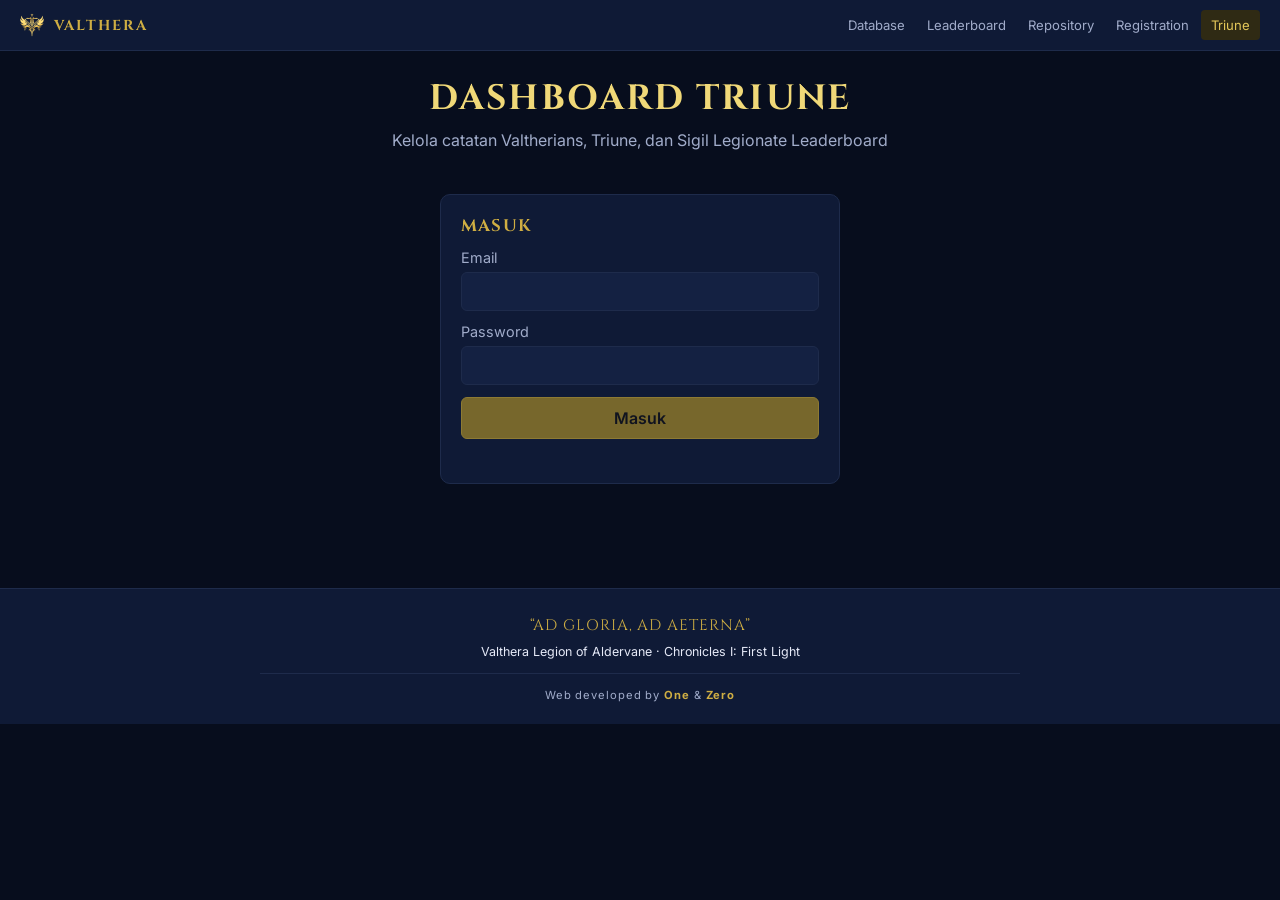
<file: admin/index (9).html>
<!doctype html>
<html lang="id">
  <head>
    <meta charset="UTF-8" />
    <meta name="viewport" content="width=device-width, initial-scale=1.0" />
    <meta name="robots" content="noindex" />
    <title>Dashboard Triune Aldervane</title>
    <link rel="preconnect" href="https://fonts.googleapis.com" />
    <link rel="preconnect" href="https://fonts.gstatic.com" crossorigin />
    <link href="https://fonts.googleapis.com/css2?family=Cinzel:wght@500;700&family=Inter:wght@400;500;600&display=swap" rel="stylesheet" />
    <script type="module" crossorigin src="../assets/admin.js"></script>
    <script type="module" crossorigin src="../assets/admin-codes.js"></script>
    <script type="module" crossorigin src="../assets/admin-pins.js"></script>
    <script type="module" crossorigin src="../assets/admin-training.js"></script>
    <script type="module" crossorigin src="../assets/admin-uniform.js"></script>
    <script type="module" crossorigin src="../assets/admin-tabs.js"></script>
    <link rel="modulepreload" crossorigin href="../assets/shared-BhyKLrjU.js">
    <link rel="stylesheet" crossorigin href="../assets/shared-FCsielAh.css">
    <link rel="stylesheet" crossorigin href="../assets/admin-DD2leoxZ.css">
    <link rel="stylesheet" href="../theme.css">
    <link rel="stylesheet" href="../admin.css">
  </head>
  <body data-page="admin">
    <!-- Navbar, hero dan footer dibuat otomatis oleh assets/layout.js (teks diatur di assets/config.js). -->
    <main class="container wide">
      <!-- Login -->
      <section id="login" class="card narrow">
        <h2>Masuk</h2>
        <form id="login-form" class="stack">
          <label>Email <input id="l-email" type="email" required autocomplete="username" /></label>
          <label>Password <input id="l-pass" type="password" required autocomplete="current-password" /></label>
          <button class="btn primary" type="submit">Masuk</button>
          <p id="login-error" class="notfound" aria-live="polite"></p>
        </form>
      </section>

      <!-- Aplikasi -->
      <div id="app" hidden>
        <div class="topbar">
          <span id="who" class="muted"></span>
          <span class="spacer"></span>
          <a class="btn small" href="../">Lihat leaderboard</a>
          <button id="refresh" class="btn small" type="button">Muat ulang</button>
          <button id="logout" class="btn small" type="button">Keluar</button>
        </div>

        <div class="tabs admin-tabs" id="admin-tabs" role="tablist"></div>

        <section data-tab="valtherians" id="stats" class="stats"></section>

        <section data-tab="valtherians" class="card">
          <h2>Tambah / kurangi Sigil(s) cepat</h2>
          <form id="adjust-form" class="inline">
            <input id="a-uid" placeholder="ID Valtherian" required />
            <input id="a-delta" type="number" step="1" placeholder="Jumlah Sigil(s), mis. 150 atau -50" required />
            <button class="btn primary" type="submit">Terapkan</button>
          </form>
        </section>

        <section data-tab="valtherians" class="card">
          <div class="toolbar">
            <h2>Valtherians (member)</h2>
            <span class="spacer"></span>
            <input id="search" type="search" placeholder="Cari ID atau nama..." />
            <select id="rank-filter" aria-label="Filter rank"></select>
            <button id="add-btn" class="btn primary" type="button">+ Tambah Valtherian</button>
          </div>
          <div class="table-wrap">
            <table>
              <thead>
                <tr><th>ID</th><th>Nama</th><th>Rank</th><th class="num">Sigil</th><th>Insignia</th><th>Tanggal bergabung</th><th></th></tr>
              </thead>
              <tbody id="players-body"></tbody>
            </table>
          </div>
          <div id="pager" class="pager"></div>
          <p id="table-note" class="muted small-text"></p>
        </section>

        <section data-tab="valtherians" class="card" id="staff-card">
          <div class="toolbar">
            <h2>Triune</h2>
            <span class="spacer"></span>
            <input id="staff-search" type="search" placeholder="Cari ID atau nama..." />
            <select id="staff-filter" aria-label="Filter jabatan"></select>
            <button id="staff-add-btn" class="btn primary" type="button">+ Tambah Triune</button>
          </div>
          <p class="muted small-text">Triune dikelola terpisah dari member: tidak masuk leaderboard dan tidak punya Sigil(s). ID Triune tetap bisa dicari di halaman Database.</p>
          <div class="table-wrap">
            <table>
              <thead>
                <tr><th>ID</th><th>Nama</th><th>Jabatan</th><th>Status</th><th>Tanggal bergabung</th><th></th></tr>
              </thead>
              <tbody id="staff-body"></tbody>
            </table>
          </div>
          <p id="staff-note" class="muted small-text"></p>
        </section>

        <section data-tab="valtherians" class="card">
          <h2>Impor massal (CSV)</h2>
          <p class="muted small-text">Format per baris: <code>uid,name,score</code>. ID yang sudah ada akan diperbarui, yang belum ada akan ditambahkan. ID Triune dilewati.</p>
          <p class="muted small-text">Untuk mengisi profil, tambahkan header: <code>uid,name,score,joined_at,title,achievements</code>. Tanggal berformat <code>2025-01-31</code>, insignia dipisah tanda <code>|</code>. Kolom profil yang tidak ada di header tidak akan mengubah data yang sudah ada.</p>
          <textarea id="import-text" rows="6" placeholder="1001,Aethelred,9120&#10;1002,Lyra,8450"></textarea>
          <div class="inline">
            <input id="import-file" type="file" accept=".csv,.txt" />
            <span class="spacer"></span>
            <button id="import-btn" class="btn primary" type="button">Impor</button>
          </div>
        </section>

        <section data-tab="emblem" class="card" id="pins-card">
          <h2>Emblem member</h2>
          <p class="muted small-text">Emblem dipakai calon member untuk mendaftar di halaman Daftar (ID dibuat otomatis), lalu dipakai bersama ID untuk ganti nama. Emblem hanya tampil sekali di bawah, jadi salin dan bagikan segera.</p>
          <form id="pin-form" class="inline">
            <input id="pin-qty" type="number" min="1" max="100" step="1" value="1" required aria-label="Jumlah Emblem" />
            <input id="pin-note" maxlength="80" placeholder="Catatan (opsional), mis. Angkatan 1" />
            <label class="check"><input id="pin-test" type="checkbox" /> Uji coba</label>
            <button class="btn primary" type="submit">Buat Emblem</button>
          </form>
          <form id="pin-bound-form" class="inline">
            <input id="pin-uid" placeholder="ID yang sudah ada (member atau Triune)" required />
            <button class="btn" type="submit">Buat / reset Emblem untuk ID ini</button>
          </form>
          <textarea id="pin-output" rows="4" readonly hidden></textarea>
          <div class="inline" id="pin-output-actions" hidden>
            <span class="muted small-text">Emblem baru (hanya tampil sekarang):</span>
            <span class="spacer"></span>
            <button id="pin-copy" class="btn small" type="button">Salin</button>
          </div>
          <h2>Ringkasan Emblem</h2>
          <div class="table-wrap">
            <table>
              <thead><tr><th>Catatan</th><th class="num">Dibuat</th><th class="num">Terpakai</th><th class="num">Belum dipakai</th><th></th></tr></thead>
              <tbody id="pins-summary"></tbody>
            </table>
          </div>
          <div class="toolbar">
            <h2>Emblem uji coba</h2>
            <span class="spacer"></span>
            <button id="test-clean" class="btn small danger" type="button">Hapus data uji coba</button>
          </div>
          <div class="table-wrap">
            <table>
              <thead><tr><th>Emblem</th><th>Catatan</th><th>Status</th><th>ID</th></tr></thead>
              <tbody id="pins-body"></tbody>
            </table>
          </div>
          <p id="pins-note" class="muted small-text"></p>
        </section>

        <section data-tab="training" class="card" id="training-card">
          <h2>Training</h2>
          <p class="muted small-text">Isi jadwal sesi tiap minggu. Jam dalam WIB. Member hanya melihat sesi yang akan datang.</p>
          <form id="train-form" class="inline">
            <select id="train-kind" aria-label="Jenis sesi">
              <option value="sistem">Pengenalan sistem Legion (online)</option>
              <option value="ekspedisi">Pelatihan ekspedisi (in-game)</option>
            </select>
            <select id="train-trainer" aria-label="Triune pemandu"></select>
            <input id="train-when" type="datetime-local" aria-label="Waktu (WIB)" />
            <input id="train-text" type="text" maxlength="120" placeholder="Catatan (opsional)" />
            <button class="btn primary" type="submit">Tambah sesi</button>
          </form>
          <div class="table-wrap">
            <table>
              <thead><tr><th>Waktu</th><th>Jenis</th><th>Dipandu</th><th>Catatan</th><th>Peserta (ID)</th><th></th></tr></thead>
              <tbody id="train-body"></tbody>
            </table>
          </div>
          <p id="train-note" class="muted small-text"></p>
          <div id="score-panel" class="score-panel" hidden></div>

          <h2>Arbiter member</h2>
          <p class="muted small-text">Member memilih Arbiter sendiri satu kali. Perubahan setelahnya hanya lewat sini.</p>
          <form id="arb-form" class="inline">
            <input id="arb-uid" type="text" placeholder="ID member" />
            <select id="arb-select" aria-label="Arbiter"></select>
            <button class="btn" id="arb-show" type="button">Lihat Arbiter</button>
            <button class="btn primary" type="submit">Simpan</button>
          </form>
          <p id="arb-out" class="muted small-text"></p>
        </section>

        <section data-tab="repository" class="card" id="uniform-card">
          <h2>Uniform</h2>
          <p class="muted small-text">Unggah file PDF tiap uniform (maks. 8 MB). File hanya bisa dibuka member yang login di Repository dan rank-nya cukup. Mengunggah lagi akan mengganti file lama.</p>
          <div id="uniform-list"></div>
          <p id="uniform-note" class="muted small-text"></p>
        </section>

        <section data-tab="redeem" class="card" id="codes-card">
          <h2>Kode redeem</h2>
          <p class="muted small-text">Tiap kode hanya bisa dipakai satu kali dan menambah Sigil(s) ke ID yang memakainya. Kosongkan kolom kode sendiri kalau mau dibuatkan acak.</p>
          <form id="code-form" class="inline">
            <input id="c-points" type="number" min="1" step="1" placeholder="Sigil(s) per kode" required />
            <input id="c-qty" type="number" min="1" max="100" step="1" value="1" placeholder="Jumlah kode" required />
            <input id="c-custom" maxlength="40" placeholder="Kode sendiri (opsional)" />
            <input id="c-note" maxlength="80" placeholder="Catatan (opsional)" />
            <button class="btn primary" type="submit">Buat kode</button>
          </form>
          <textarea id="c-output" rows="4" readonly hidden></textarea>
          <div class="inline" id="c-output-actions" hidden>
            <span class="muted small-text">Kode baru (salin sebelum ditutup):</span>
            <span class="spacer"></span>
            <button id="c-copy" class="btn small" type="button">Salin</button>
          </div>
          <div class="toolbar">
            <h2>Daftar kode</h2>
            <span class="spacer"></span>
            <select id="c-filter" aria-label="Filter kode">
              <option value="all">Semua</option>
              <option value="free">Tersedia</option>
              <option value="used">Terpakai</option>
            </select>
          </div>
          <div class="table-wrap">
            <table>
              <thead><tr><th>Kode</th><th class="num">Sigil(s)</th><th>Catatan</th><th>Status</th><th></th></tr></thead>
              <tbody id="codes-body"></tbody>
            </table>
          </div>
          <p id="codes-note" class="muted small-text"></p>
        </section>

        <section data-tab="valtherians" class="card">
          <h2>Riwayat perubahan</h2>
          <ul id="log" class="log"></ul>
        </section>
      </div>
    </main>

    <dialog id="edit-dialog">
      <form id="edit-form" class="stack">
        <h2 id="dialog-title">Valtherians</h2>
        <label>ID <input id="f-uid" required /></label>
        <label>Nama <input id="f-name" required /></label>
        <label>Sigil(s) <input id="f-score" type="number" min="0" step="1" required /></label>
        <label>Tanggal bergabung <input id="f-joined" type="date" /></label>
        <label>Title <input id="f-title" maxlength="60" placeholder="mis. Penjaga Gerbang Utara" /></label>
        <label>Insignia / achievement (satu per baris, maks. 20)
          <textarea id="f-ach" rows="4" placeholder="Pembasmi Naga&#10;Juara Turnamen Musim Semi"></textarea>
        </label>
        <div class="inline end">
          <button id="cancel-btn" class="btn" type="button">Batal</button>
          <button class="btn primary" type="submit">Simpan</button>
        </div>
      </form>
    </dialog>

    <dialog id="staff-dialog">
      <form id="staff-form" class="stack">
        <h2 id="staff-dialog-title">Triune</h2>
        <label>ID <input id="s-uid" required /></label>
        <label>Nama <input id="s-name" required /></label>
        <label>Jabatan <select id="s-role"></select></label>
        <label id="s-division-wrap">Divisi Segate <select id="s-division"></select></label>
        <label>Status
          <select id="s-active">
            <option value="true">Active</option>
            <option value="false">Deactive</option>
          </select>
        </label>
        <label>Tanggal bergabung <input id="s-joined" type="date" /></label>
        <label>Title <input id="s-title" maxlength="60" placeholder="opsional" /></label>
        <label>Insignia / achievement (satu per baris, maks. 20)
          <textarea id="s-ach" rows="3"></textarea>
        </label>
        <div class="inline end">
          <button id="staff-cancel" class="btn" type="button">Batal</button>
          <button class="btn primary" type="submit">Simpan</button>
        </div>
      </form>
    </dialog>

    <div id="toast" class="toast" role="status" aria-live="polite"></div>
  </body>
</html>
</file>
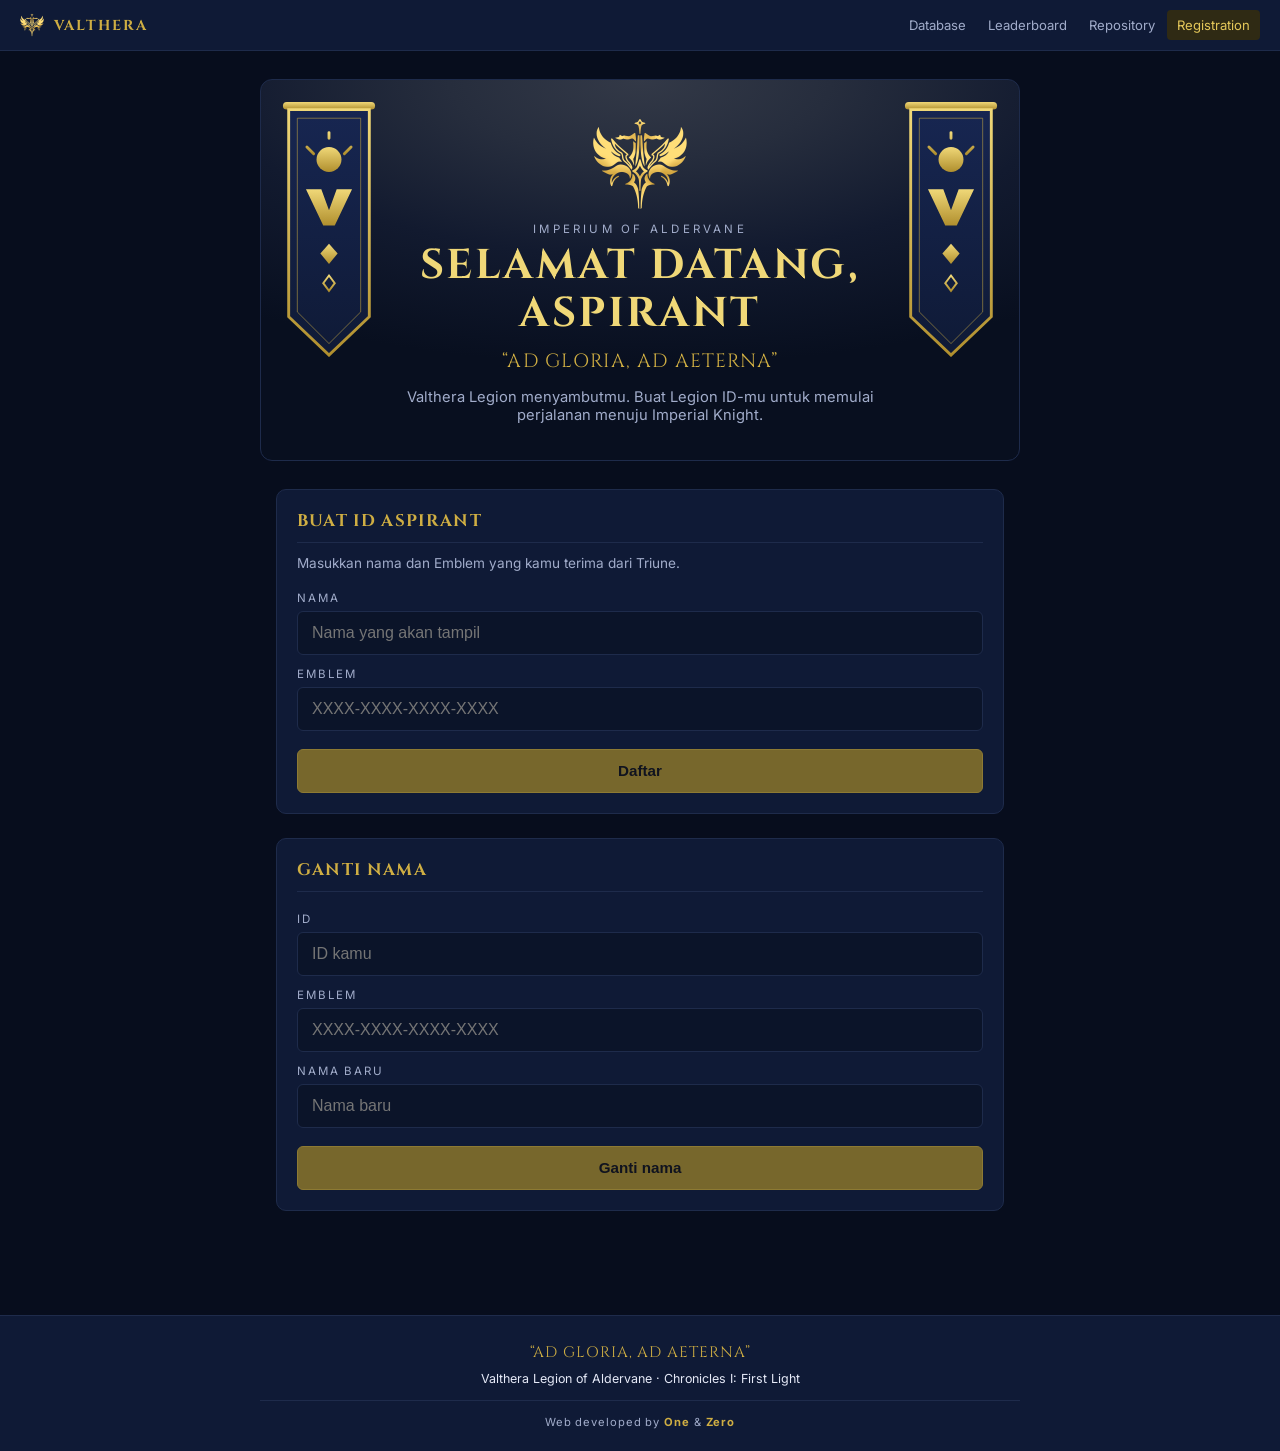
<file: daftar/index (4).html>
<!doctype html>
<html lang="id">
  <head>
    <meta charset="UTF-8" />
    <meta name="viewport" content="width=device-width, initial-scale=1.0" />
    <meta name="robots" content="noindex, nofollow" />
    <title>Registrasi Valtherians</title>
    <link rel="preconnect" href="https://fonts.googleapis.com" />
    <link rel="preconnect" href="https://fonts.gstatic.com" crossorigin />
    <link href="https://fonts.googleapis.com/css2?family=Cinzel:wght@500;700&family=Inter:wght@400;500;600&display=swap" rel="stylesheet" />
    <script type="module" crossorigin src="../assets/register.js"></script>
    <link rel="modulepreload" crossorigin href="../assets/shared-BhyKLrjU.js">
    <link rel="stylesheet" crossorigin href="../assets/shared-FCsielAh.css">
    <link rel="stylesheet" href="../theme.css">
    <link rel="stylesheet" href="../database.css">
  </head>
  <body data-page="register">
    <!-- Halaman tersembunyi: tidak ada di menu. Navbar, hero, dan footer dibuat oleh assets/layout.js. -->
    <main class="container">
      <!-- 1. Form registrasi -->
      <section class="card" id="register-card">
        <h2 class="sec-title">Buat ID Aspirant</h2>
        <p class="sec-sub">Masukkan nama dan Emblem yang kamu terima dari Triune.</p>
        <form id="reg-form" class="redeem-form" autocomplete="off">
          <label for="reg-name">Nama</label>
          <input id="reg-name" type="text" maxlength="30" placeholder="Nama yang akan tampil" />
          <label for="reg-pin">Emblem</label>
          <input id="reg-pin" type="text" placeholder="XXXX-XXXX-XXXX-XXXX" autocapitalize="characters" spellcheck="false" />
          <div class="redeem-actions"><button class="btn-gold" type="submit">Daftar</button></div>
        </form>
        <div id="reg-result" aria-live="polite"></div>
      </section>

      <!-- 2. Muncul setelah berhasil -->
      <div id="done" hidden></div>

      <!-- 3. Ganti nama -->
      <section class="card" id="rename-card">
        <h2 class="sec-title">Ganti nama</h2>
        <p class="sec-sub" id="rename-sub"></p>
        <form id="ren-form" class="redeem-form" autocomplete="off">
          <label for="ren-uid">ID</label>
          <input id="ren-uid" type="text" placeholder="ID kamu" />
          <label for="ren-pin">Emblem</label>
          <input id="ren-pin" type="text" placeholder="XXXX-XXXX-XXXX-XXXX" autocapitalize="characters" spellcheck="false" />
          <label for="ren-name">Nama baru</label>
          <input id="ren-name" type="text" maxlength="30" placeholder="Nama baru" />
          <div class="redeem-actions"><button class="btn-gold" type="submit">Ganti nama</button></div>
        </form>
        <div id="ren-result" aria-live="polite"></div>
      </section>
    </main>
  </body>
</html>
</file>
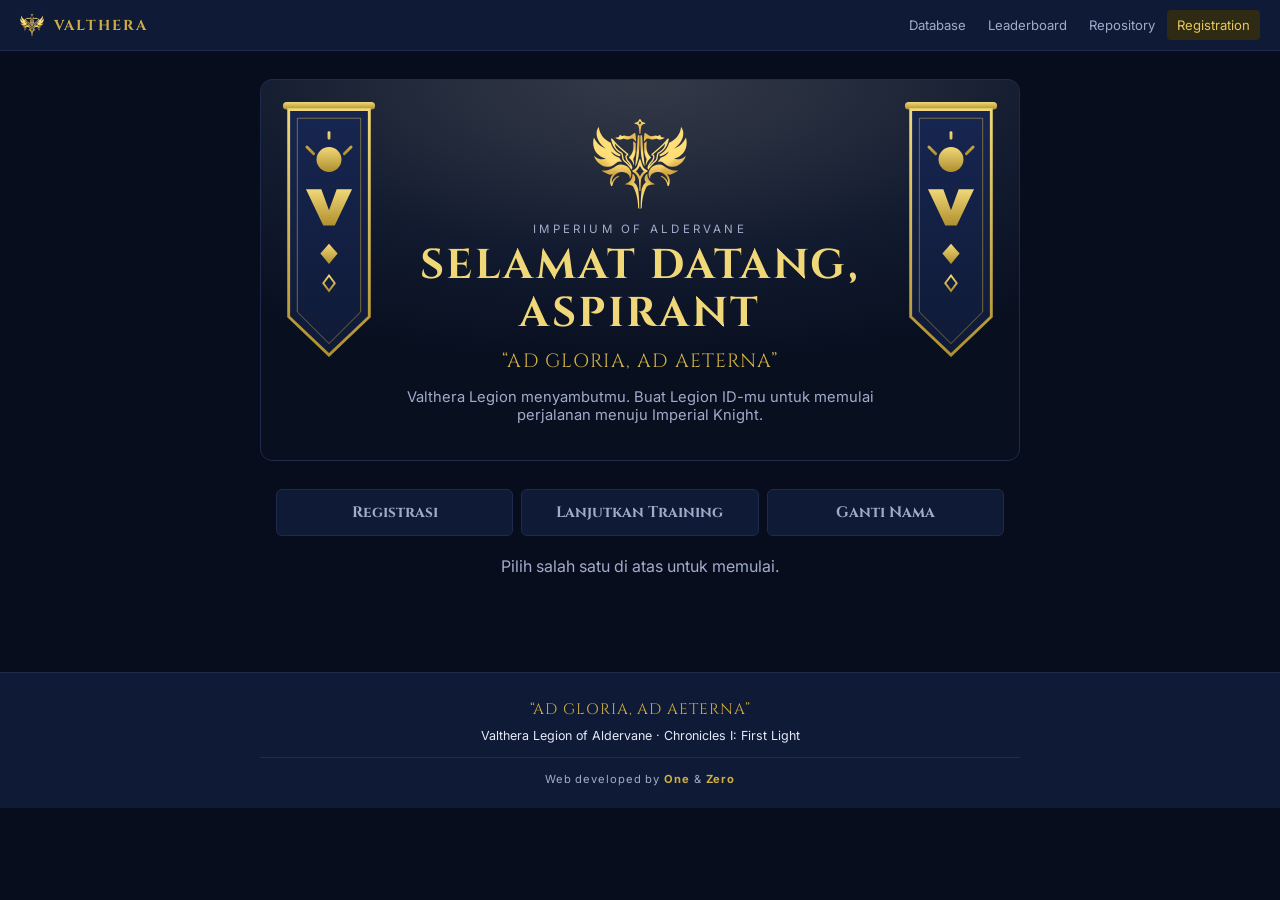
<file: daftar/index (7).html>
<!doctype html>
<html lang="id">
  <head>
    <meta charset="UTF-8" />
    <meta name="viewport" content="width=device-width, initial-scale=1.0" />
    <meta name="robots" content="noindex, nofollow" />
    <title>Registrasi Valtherians</title>
    <link rel="preconnect" href="https://fonts.googleapis.com" />
    <link rel="preconnect" href="https://fonts.gstatic.com" crossorigin />
    <link href="https://fonts.googleapis.com/css2?family=Cinzel:wght@500;700&family=Inter:wght@400;500;600&display=swap" rel="stylesheet" />
    <script type="module" crossorigin src="../assets/register.js"></script>
    <link rel="modulepreload" crossorigin href="../assets/shared-BhyKLrjU.js">
    <link rel="stylesheet" crossorigin href="../assets/shared-FCsielAh.css">
    <link rel="stylesheet" href="../theme.css">
    <link rel="stylesheet" href="../database.css">
  </head>
  <body data-page="register">
    <!-- Halaman tersembunyi: tidak ada di menu. Navbar, hero, dan footer dibuat oleh assets/layout.js. -->
    <main class="container">
      <!-- Pilihan menu (seperti tab di Leaderboard) -->
      <div class="tabs" id="mode-tabs" role="tablist"></div>
      <p class="muted center" id="mode-hint"></p>

      <!-- Registrasi -->
      <section class="card" id="register-card" hidden>
        <h2 class="sec-title">Buat ID Aspirant</h2>
        <p class="sec-sub">Masukkan nama dan Emblem yang kamu terima dari Triune.</p>
        <form id="reg-form" class="redeem-form" autocomplete="off">
          <label for="reg-name">Nama</label>
          <input id="reg-name" type="text" maxlength="30" placeholder="Nama yang akan tampil" />
          <label for="reg-pin">Emblem</label>
          <input id="reg-pin" type="text" placeholder="XXXX-XXXX-XXXX-XXXX" autocapitalize="characters" spellcheck="false" />
          <div class="redeem-actions"><button class="btn-gold" type="submit">Daftar</button></div>
        </form>
        <div id="reg-result" aria-live="polite"></div>
      </section>

      <!-- Lanjutkan Training -->
      <section class="card" id="resume-card" hidden>
        <h2 class="sec-title">Lanjutkan Training</h2>
        <p class="sec-sub">Sudah punya ID? Masuk dengan ID dan Emblem untuk memilih Arbiter dan jadwal Training.</p>
        <form id="res-form" class="redeem-form" autocomplete="off">
          <label for="res-uid">ID</label>
          <input id="res-uid" type="text" placeholder="ID kamu" />
          <label for="res-pin">Emblem</label>
          <input id="res-pin" type="text" placeholder="XXXX-XXXX-XXXX-XXXX" autocapitalize="characters" spellcheck="false" />
          <div class="redeem-actions"><button class="btn-gold" type="submit">Lanjutkan</button></div>
        </form>
        <div id="res-result" aria-live="polite"></div>
      </section>

      <!-- Ganti nama -->
      <section class="card" id="rename-card" hidden>
        <h2 class="sec-title">Ganti nama</h2>
        <p class="sec-sub" id="rename-sub"></p>
        <form id="ren-form" class="redeem-form" autocomplete="off">
          <label for="ren-uid">ID</label>
          <input id="ren-uid" type="text" placeholder="ID kamu" />
          <label for="ren-pin">Emblem</label>
          <input id="ren-pin" type="text" placeholder="XXXX-XXXX-XXXX-XXXX" autocapitalize="characters" spellcheck="false" />
          <label for="ren-name">Nama baru</label>
          <input id="ren-name" type="text" maxlength="30" placeholder="Nama baru" />
          <div class="redeem-actions"><button class="btn-gold" type="submit">Ganti nama</button></div>
        </form>
        <div id="ren-result" aria-live="polite"></div>
      </section>

      <!-- Hasil / alur Training -->
      <div id="done" hidden></div>
    </main>
  </body>
</html>
</file>
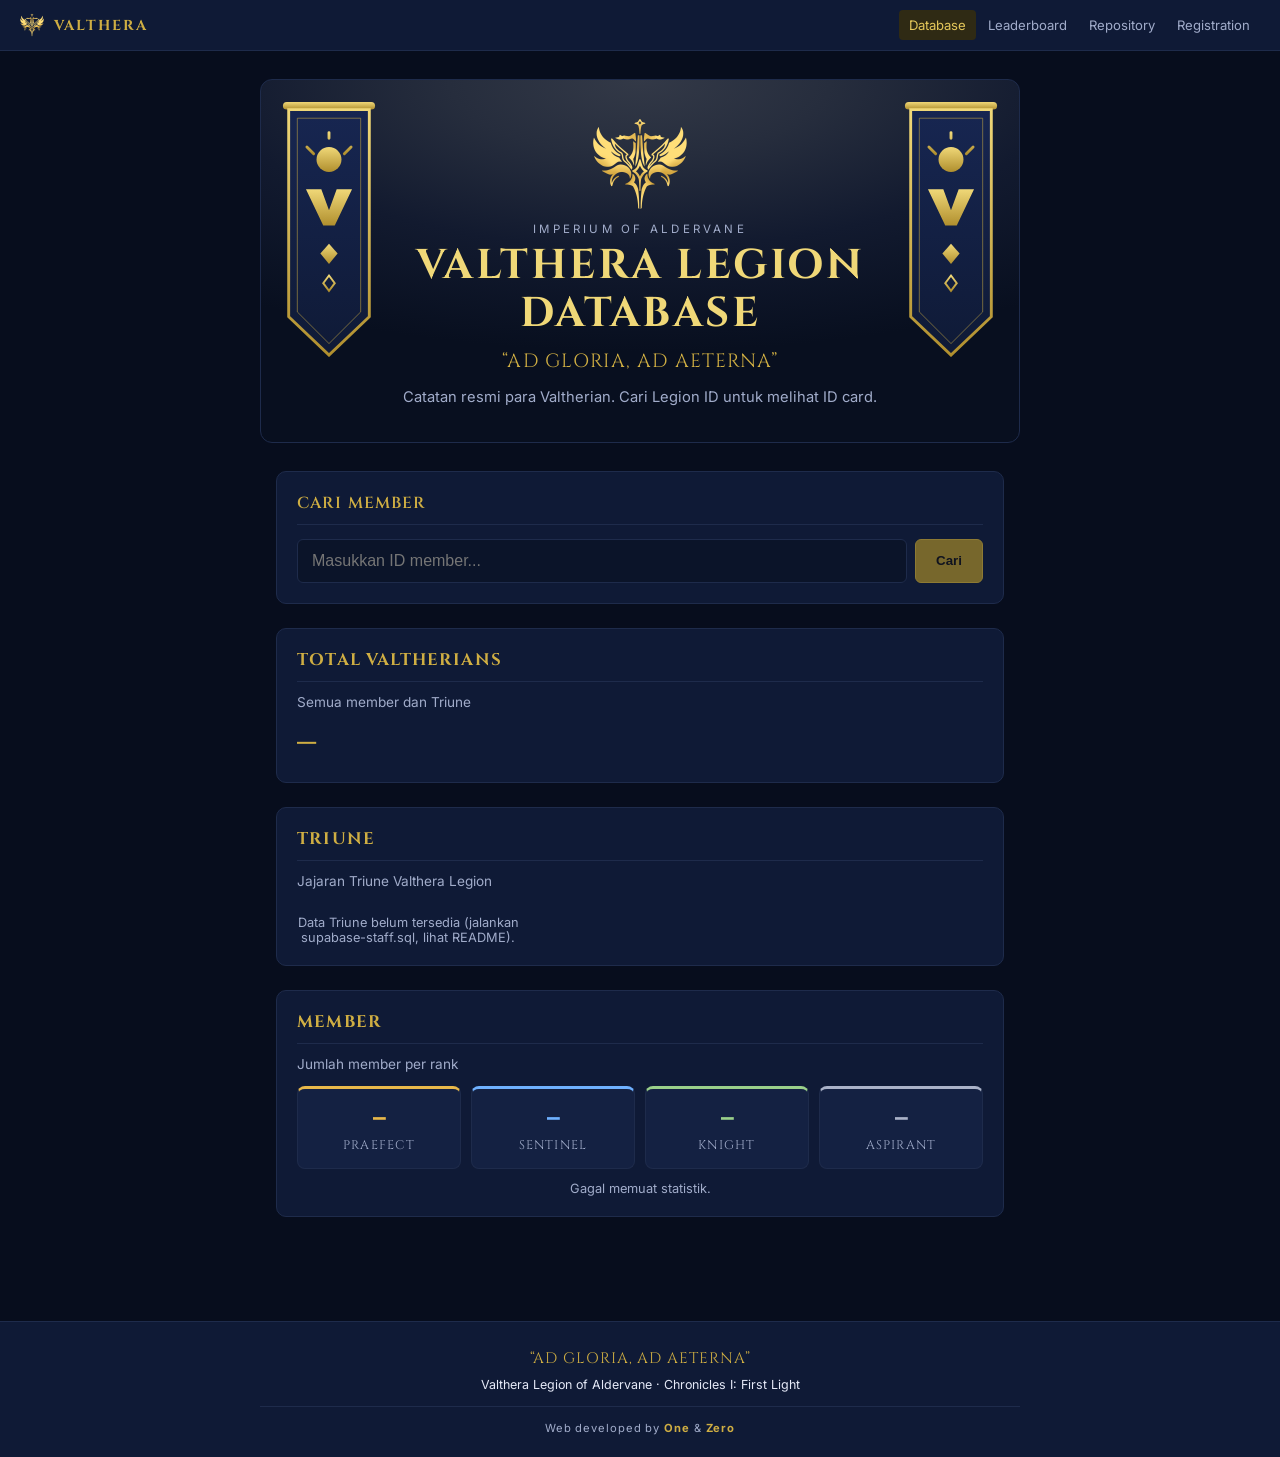
<file: database/index (6).html>
<!doctype html>
<html lang="id">
  <head>
    <meta charset="UTF-8" />
    <meta name="viewport" content="width=device-width, initial-scale=1.0" />
    <title>Valtherians Database</title>
    <link rel="preconnect" href="https://fonts.googleapis.com" />
    <link rel="preconnect" href="https://fonts.gstatic.com" crossorigin />
    <link href="https://fonts.googleapis.com/css2?family=Cinzel:wght@500;700&family=Inter:wght@400;500;600&display=swap" rel="stylesheet" />
    <script type="module" crossorigin src="../assets/database.js"></script>
    <link rel="modulepreload" crossorigin href="../assets/shared-BhyKLrjU.js">
    <link rel="stylesheet" crossorigin href="../assets/shared-FCsielAh.css">
    <link rel="stylesheet" href="../theme.css">
    <link rel="stylesheet" href="../database.css">
  </head>
  <body data-page="database">
    <!-- Navbar, hero (logo + banner) dan footer dibuat otomatis oleh assets/layout.js.
         Teks, logo, dan banner diatur di assets/config.js. -->
    <main class="container">
      <section class="search card">
        <label for="uid-input">Cari member</label>
        <form id="search-form" autocomplete="off">
          <input id="uid-input" type="text" placeholder="Masukkan ID member..." />
          <button type="submit">Cari</button>
        </form>
        <div id="search-result" aria-live="polite"></div>
      </section>

      <section class="card">
        <h2 class="sec-title">Total Valtherians</h2>
        <p class="sec-sub">Semua member dan Triune</p>
        <div class="total-row">
          <span id="total-num" class="total-num">…</span>
          <span id="total-sub" class="total-sub"></span>
        </div>
      </section>

      <section class="card">
        <h2 class="sec-title">Triune</h2>
        <p class="sec-sub">Jajaran Triune Valthera Legion</p>
        <div id="triune" class="staff-grid"></div>
      </section>

      <section class="card">
        <h2 class="sec-title">Member</h2>
        <p class="sec-sub" id="member-sub">Jumlah member per rank</p>
        <div id="member-stats" class="stat-grid"></div>
        <p id="stats-note" class="stats-note"></p>
      </section>
    </main>
  </body>
</html>
</file>
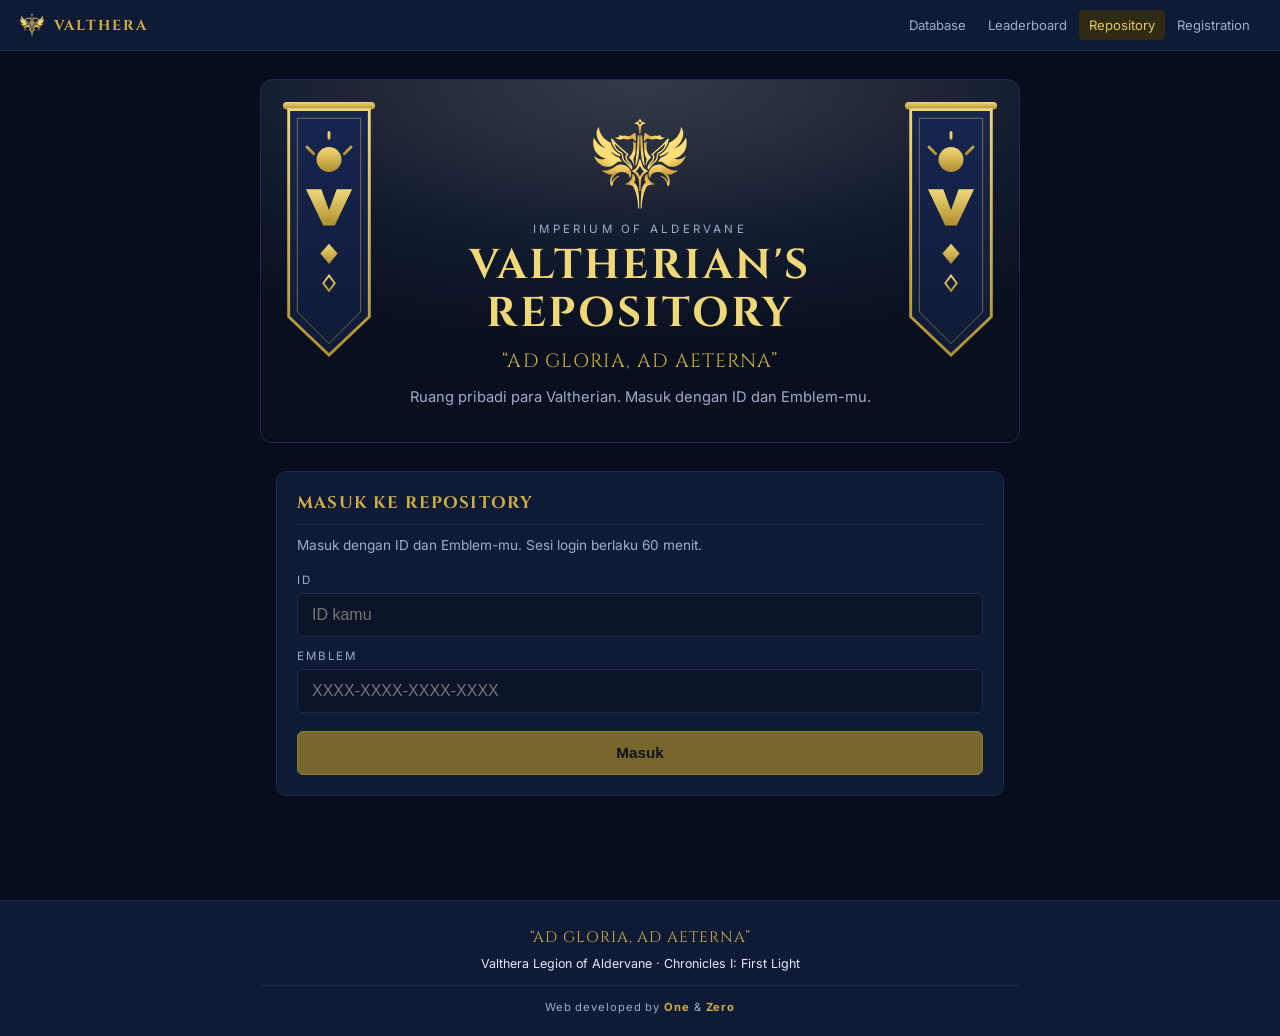
<file: repository/index (8).html>
<!doctype html>
<html lang="id">
  <head>
    <meta charset="UTF-8" />
    <meta name="viewport" content="width=device-width, initial-scale=1.0" />
    <meta name="robots" content="noindex, nofollow" />
    <title>Repository Valtherians</title>
    <link rel="preconnect" href="https://fonts.googleapis.com" />
    <link rel="preconnect" href="https://fonts.gstatic.com" crossorigin />
    <link href="https://fonts.googleapis.com/css2?family=Cinzel:wght@500;700&family=Inter:wght@400;500;600&display=swap" rel="stylesheet" />
    <script type="module" crossorigin src="../assets/repository.js"></script>
    <link rel="modulepreload" crossorigin href="../assets/shared-BhyKLrjU.js">
    <link rel="stylesheet" crossorigin href="../assets/shared-FCsielAh.css">
    <link rel="stylesheet" href="../theme.css">
    <link rel="stylesheet" href="../database.css">
  </head>
  <body data-page="repository">
    <!-- Navbar, hero, dan footer dibuat oleh assets/layout.js. Isi halaman dibuat oleh assets/repository.js -->
    <main class="container">
      <section class="card" id="login-card">
        <h2 class="sec-title" id="login-title"></h2>
        <p class="sec-sub" id="login-sub"></p>
        <form id="login-form" class="redeem-form" autocomplete="off">
          <label for="lg-uid">ID</label>
          <input id="lg-uid" type="text" placeholder="ID kamu" />
          <label for="lg-pin">Emblem</label>
          <input id="lg-pin" type="text" placeholder="XXXX-XXXX-XXXX-XXXX" autocapitalize="characters" spellcheck="false" />
          <div class="redeem-actions"><button class="btn-gold" type="submit">Masuk</button></div>
        </form>
        <div id="login-result" aria-live="polite"></div>
      </section>

      <div id="repo" hidden></div>
    </main>
  </body>
</html>
</file>
<file: assets/shared-FCsielAh.css>
:root{--bg: #0e0f14;--panel: #171923;--panel-2: #1f2230;--border: #2b2f42;--text: #e9e6dd;--muted: #9a9cae;--gold: #e8b84a}*{box-sizing:border-box}body{margin:0;background:radial-gradient(1200px 500px at 50% -100px,#2a2440 0%,var(--bg) 60%) no-repeat,var(--bg);color:var(--text);font-family:Inter,system-ui,sans-serif;min-height:100vh}.hero{text-align:center;padding:48px 16px 24px}.hero h1{margin:0;font-family:Cinzel,serif;font-size:clamp(1.8rem,5vw,3rem);letter-spacing:.06em;color:var(--gold)}.sub{color:var(--muted);margin:8px 0 0}.container{max-width:760px;margin:0 auto;padding:0 16px 48px}.card{background:var(--panel);border:1px solid var(--border);border-radius:14px;padding:18px;margin-bottom:16px}.search label{display:block;font-weight:600;margin-bottom:10px}#search-form{display:flex;gap:8px}#search-form input{flex:1;background:var(--panel-2);border:1px solid var(--border);border-radius:10px;padding:12px 14px;color:var(--text);font-size:1rem}#search-form input:focus{outline:2px solid var(--gold);outline-offset:1px}#search-form button,.link{background:var(--gold);color:#1a1405;border:0;border-radius:10px;padding:0 20px;font-weight:600;cursor:pointer}#search-form button{min-height:44px}.result{margin-top:14px;padding:14px;background:var(--panel-2);border-radius:10px}.result-name{font-size:1.2rem;font-weight:600}.result-uid{color:var(--muted);font-size:.85rem;margin-bottom:8px}.result-rank{font-family:Cinzel,serif;font-size:1.3rem;font-weight:700;margin-bottom:4px}.result-detail{color:var(--muted);font-size:.92rem;margin-top:2px}.notfound{color:#ff8e8e;margin:12px 0 0}.link{margin-top:12px;padding:8px 14px;font-size:.88rem}.tabs{display:flex;gap:8px;margin-bottom:12px}.tab{flex:1;background:var(--panel);color:var(--muted);border:1px solid var(--border);border-radius:10px;padding:12px 6px;font-family:Cinzel,serif;font-weight:700;font-size:.95rem;cursor:pointer}.tab.active{color:var(--c);border-color:var(--c);background:var(--panel-2)}.tab-info{margin-bottom:12px}.tab-info h2{margin:0;font-family:Cinzel,serif;font-size:1.3rem}.range{color:var(--muted);font-size:.85rem}.board{list-style:none;margin:0;padding:0}.row{display:grid;grid-template-columns:40px 1fr auto;align-items:center;gap:10px;padding:12px 6px;border-top:1px solid var(--border)}.row:first-child{border-top:0}.pos{width:32px;height:32px;display:grid;place-items:center;border-radius:50%;background:var(--panel-2);font-weight:600}.top1{background:#e8b84a;color:#1a1405}.top2{background:#c4c7d0;color:#14151a}.top3{background:#c98a54;color:#1a0f05}.name{font-weight:500;overflow-wrap:anywhere}.score{font-variant-numeric:tabular-nums;color:var(--gold);font-weight:600}.empty{color:var(--muted);text-align:center;padding:20px 0}.updated{text-align:center;color:var(--muted);font-size:.8rem}@media (max-width: 480px){.tab{font-size:.8rem}}.result-title{color:var(--gold);font-size:.9rem;margin:-2px 0 6px}.profile-extra{margin-top:8px}.chips{display:flex;flex-wrap:wrap;gap:6px;margin-top:6px}.chip{background:var(--panel);border:1px solid var(--border);border-radius:999px;padding:3px 10px;font-size:.8rem}
</file>
<file: theme.css>
:root {
  --bg: #070d1d;
  --panel: #0f1a36;
  --panel-2: #142142;
  --border: #1e2b4b;
  --text: #e6eaf8;
  --muted: #a1acca;
  --gold: #cfae43;
  --gold-bright: #f0d878;
  --gold-deep: #77672c;
  --nav: #0f1a36;
}

body { background: var(--bg); }
a { color: inherit; }

/* ---------- Navbar ---------- */
.site-nav {
  position: sticky; top: 0; z-index: 20;
  display: flex; flex-wrap: wrap; align-items: center; justify-content: space-between;
  gap: 4px 12px; padding: 10px 20px;
  background: var(--nav); border-bottom: 1px solid var(--border);
}
.site-nav .brand {
  display: flex; align-items: center; gap: 10px; text-decoration: none;
  font-family: Cinzel, serif; font-weight: 700; font-size: .9rem;
  letter-spacing: .14em; text-transform: uppercase; color: var(--gold);
}
.site-nav .brand img { width: 24px; height: 24px; display: block; }
.nav-links { display: flex; flex-wrap: wrap; gap: 2px; }
.nav-links a {
  text-decoration: none; font-size: .82rem; color: var(--muted);
  padding: 7px 10px; border-radius: 4px;
}
.nav-links a:hover { color: var(--gold); }
.nav-links a.active { color: #e5c85a; background: #2f2a14; }

/* ---------- Hero ---------- */
.hero { padding: 28px 16px 12px; }
.hero-card {
  --bw: clamp(46px, 11vw, 96px);
  position: relative; max-width: 760px; margin: 0 auto;
  padding: 36px calc(var(--bw) + 26px);
  border: 1px solid var(--border); border-radius: 12px; overflow: hidden;
  background: radial-gradient(90% 75% at 50% 0%, #333947 0%, #262d3d 28%, #121a2f 62%, #080f1f 100%);
}
.hero-card .banner { position: absolute; top: 20px; width: var(--bw); height: auto; }
.hero-card .banner.left { left: 20px; }
.hero-card .banner.right { right: 20px; }
.hero-logo { display: block; margin: 0 auto 4px; width: clamp(64px, 18vw, 96px); height: auto; }
.eyebrow {
  margin: 10px 0 6px; font-size: .72rem; letter-spacing: .28em;
  text-transform: uppercase; color: var(--muted);
}
.hero h1 { text-transform: uppercase; color: var(--gold-bright); }
.hero-card h1 { font-size: clamp(1.45rem, 5vw, 2.6rem); line-height: 1.15; }
.motto {
  margin: 10px 0 0; font-family: Cinzel, serif; color: var(--gold);
  letter-spacing: .06em; text-transform: uppercase; font-size: clamp(.95rem, 3.4vw, 1.2rem);
}
.hero-card .sub { margin-top: 14px; color: var(--muted); font-size: .92rem; }
.hero .sub { color: var(--muted); }
.hero.small { padding: 24px 16px 4px; }

/* ---------- Jarak halaman ---------- */
.container { padding-top: 16px; padding-bottom: 56px; }

/* ---------- Card ---------- */
.stat, dialog { border-radius: 8px; }
.card { background: var(--panel); border: 1px solid var(--border); border-radius: 10px; padding: 20px; margin-bottom: 24px; box-shadow: none; }
.tabs { margin-bottom: 20px; }
.result { border-radius: 8px; border: 1px solid var(--border); }
.tab { border-radius: 6px; }
input, select, textarea, #search-form input { border-radius: 6px; }
#search-form input { background: #0b1429; border: 1px solid var(--border); }

.search label,
.card h2 {
  font-family: Cinzel, serif; text-transform: uppercase; letter-spacing: .07em;
  color: var(--gold);
}
.search label {
  font-size: 1rem; padding-bottom: 10px; margin-bottom: 14px;
  border-bottom: 1px solid var(--border);
}
.card h2 { font-size: 1.05rem; }
.tab-info h2 { font-size: 1.15rem; }
dialog h2 { color: var(--gold); text-transform: uppercase; letter-spacing: .06em; }

#search-form button, .link, .btn.primary {
  background: var(--gold-deep); color: #10131f;
  border: 1px solid #8d7a33; border-radius: 6px;
}
#search-form button:hover, .link:hover, .btn.primary:hover { background: #8a7633; }
.btn { border-radius: 6px; }

.score, .num { color: var(--gold); }

/* ---------- Footer ---------- */
.site-footer {
  margin-top: 24px; padding: 26px 16px 22px; text-align: center;
  background: var(--nav); border-top: 1px solid var(--border);
}
.footer-in { max-width: 760px; margin: 0 auto; }
.site-footer .motto { margin: 0 0 8px; font-size: .95rem; }
.site-footer p { margin: 0; font-size: .78rem; }
.site-footer .credit {
  margin-top: 14px; padding-top: 14px; border-top: 1px solid var(--border);
  font-size: .7rem; letter-spacing: .08em; color: var(--muted);
}
.site-footer .credit b { color: var(--gold); }

.inline-link { color: var(--gold); text-decoration: underline; text-underline-offset: 2px; }
</file>
<file: database.css>
.sec-title {
  display: block; margin: 0; padding-bottom: 10px; border-bottom: 1px solid var(--border);
  font-family: Cinzel, serif; text-transform: uppercase;
  letter-spacing: .07em; color: var(--gold); font-size: 1.05rem;
}
.sec-sub { margin: 12px 0 16px; color: var(--muted); font-size: .85rem; }
.muted { color: var(--muted); }

/* ---------- Total Valtherians ---------- */
.total-row { display: flex; align-items: baseline; flex-wrap: wrap; gap: 6px 14px; }
.total-num { font-family: Cinzel, serif; font-size: 2.4rem; font-weight: 700; color: var(--gold); line-height: 1; font-variant-numeric: tabular-nums; }
.total-sub { color: var(--muted); font-size: .88rem; }

/* ---------- Triune ---------- */
.staff-grid { display: grid; grid-template-columns: repeat(auto-fill, minmax(200px, 1fr)); gap: 10px; }
.staff-card {
  background: var(--panel-2); border: 1px solid var(--border); border-left: 3px solid var(--gold);
  border-radius: 8px; padding: 12px 14px;
}
.staff-card.off { border-left-color: #5b6280; }
.staff-tag {
  display: inline-block; font-family: Cinzel, serif; font-size: .7rem; letter-spacing: .1em;
  text-transform: uppercase; color: #140e02; background: var(--gold); border-radius: 999px; padding: 2px 10px;
}
.staff-card.off .staff-tag { background: #5b6280; color: #e6e9f5; }
.staff-name { margin-top: 8px; font-size: 1.05rem; font-weight: 600; overflow-wrap: anywhere; }
.staff-line { margin-top: 3px; color: var(--muted); font-size: .85rem; }
.staff-line.mono { font-family: ui-monospace, Menlo, monospace; }
.status-pill { font-weight: 600; }
.status-pill.on { color: #7fd99b; }
.status-pill.off { color: #ff9d9d; }

/* ---------- Statistik member ---------- */
.stat-grid { display: grid; grid-template-columns: repeat(4, 1fr); gap: 10px; }
.stat-tile {
  background: var(--panel-2); border: 1px solid var(--border); border-top: 3px solid var(--c);
  border-radius: 8px; padding: 14px 8px; text-align: center;
}
.stat-num { font-size: 1.6rem; font-weight: 600; color: var(--c); font-variant-numeric: tabular-nums; line-height: 1.1; }
.stat-name { margin-top: 6px; font-family: Cinzel, serif; font-size: .78rem; letter-spacing: .1em; text-transform: uppercase; color: var(--muted); }
.stats-note { margin: 12px 0 0; color: var(--muted); font-size: .8rem; text-align: center; }
.stats-note:empty { display: none; }

/* ---------- ID card ---------- */
.idcard {
  position: relative;
  margin-top: 16px; border: 1px solid var(--c); border-radius: 12px; overflow: hidden;
  background:
    linear-gradient(115deg, transparent 38%, rgba(255, 255, 255, .05) 50%, transparent 62%),
    url("data:image/svg+xml,%3Csvg xmlns=%22http://www.w3.org/2000/svg%22 width=%22160%22 height=%22160%22%3E%3Cfilter id=%22n%22%3E%3CfeTurbulence type=%22fractalNoise%22 baseFrequency=%22.9%22 numOctaves=%222%22 stitchTiles=%22stitch%22/%3E%3CfeColorMatrix values=%220 0 0 0 1 0 0 0 0 1 0 0 0 0 1 0 0 0 .6 0%22/%3E%3C/filter%3E%3Crect width=%22100%25%22 height=%22100%25%22 filter=%22url%28%23n%29%22 opacity=%22.07%22/%3E%3C/svg%3E"),
    radial-gradient(120% 90% at 0% 0%, color-mix(in srgb, var(--c) 20%, transparent), transparent 60%),
    linear-gradient(160deg, #16224a 0%, #0f1a36 60%, #0a1226 100%);
  box-shadow: 0 0 0 1px #0b1330, 0 8px 24px rgba(0,0,0,.35);
}
.idcard::after {
  content: attr(data-mark); position: absolute; right: 8px; bottom: 6px; z-index: 0;
  font-family: Cinzel, serif; font-size: 7.5rem; line-height: 1; color: var(--c); opacity: .1; pointer-events: none;
}
.idcard > * { position: relative; z-index: 1; }
.id-head {
  display: flex; align-items: center; gap: 10px; padding: 10px 16px;
  background: rgba(0, 0, 0, .25); border-bottom: 1px solid var(--c);
}
.id-logo { width: 22px; height: 22px; }
.id-org { font-family: Cinzel, serif; font-weight: 700; letter-spacing: .16em; text-transform: uppercase; font-size: .8rem; color: var(--gold); }
.id-kind { margin-left: auto; font-size: .7rem; letter-spacing: .2em; text-transform: uppercase; color: var(--muted); }
.id-body { display: flex; gap: 14px; align-items: center; padding: 16px 16px 8px; }
.id-avatar {
  flex: none; width: 68px; height: 68px; display: grid; place-items: center; border-radius: 10px;
  border: 2px solid var(--c); background: #0b1330; color: var(--c);
  font-family: Cinzel, serif; font-weight: 700; font-size: 1.9rem;
}
.id-main { min-width: 0; }
.id-name { font-size: 1.3rem; font-weight: 600; overflow-wrap: anywhere; }
.id-uid { font-family: ui-monospace, Menlo, monospace; color: var(--muted); font-size: .82rem; margin-top: 2px; }
.id-badges { display: flex; flex-wrap: wrap; gap: 6px; margin-top: 8px; }
.id-rank, .id-staff {
  font-family: Cinzel, serif; font-size: .72rem; letter-spacing: .1em; text-transform: uppercase;
  padding: 3px 10px; border-radius: 999px;
}
.id-rank { color: var(--c); border: 1px solid var(--c); }
.id-staff { color: #140e02; background: var(--gold); border: 1px solid var(--gold); font-weight: 700; }
.id-title { margin-top: 8px; color: var(--gold); font-size: .88rem; }
.id-grid { display: grid; grid-template-columns: repeat(auto-fit, minmax(120px, 1fr)); gap: 12px; padding: 12px 16px; }
.id-label { font-size: .68rem; letter-spacing: .16em; text-transform: uppercase; color: var(--muted); }
.id-value { margin-top: 2px; font-size: .95rem; font-variant-numeric: tabular-nums; }
.id-progress { padding: 0 16px 10px; color: var(--muted); font-size: .85rem; }
.id-extra { padding: 0 16px 12px; }
.id-extra:empty { display: none; }
.id-foot {
  padding: 9px 16px; text-align: center; background: rgba(0, 0, 0, .25); border-top: 1px solid var(--border);
  font-family: Cinzel, serif; color: var(--gold); letter-spacing: .08em; font-size: .75rem; text-transform: uppercase;
}

@media (max-width: 520px) {
  .stat-grid { grid-template-columns: repeat(2, 1fr); }
  .id-avatar { width: 56px; height: 56px; font-size: 1.5rem; }
}

/* ---------- Redeem ---------- */
.redeem-form { display: flex; flex-direction: column; gap: 6px; }
.redeem-form label { font-size: .72rem; letter-spacing: .16em; text-transform: uppercase; color: var(--muted); margin-top: 6px; }
.redeem-form input {
  background: #0b1429; border: 1px solid var(--border); border-radius: 6px;
  padding: 12px 14px; color: var(--text); font-size: 1rem;
}
.redeem-form input:focus { outline: 2px solid var(--gold); outline-offset: 1px; }
#r-code { text-transform: uppercase; letter-spacing: .06em; font-family: ui-monospace, Menlo, monospace; }
.redeem-actions { display: flex; gap: 8px; margin-top: 12px; }
.btn-gold, .btn-ghost { min-height: 44px; border-radius: 6px; padding: 0 20px; font-weight: 600; cursor: pointer; font-size: .95rem; }
.btn-gold { flex: 1; background: var(--gold-deep); color: #10131f; border: 1px solid #8d7a33; }
.btn-gold:hover { background: #8a7633; }
.btn-ghost { background: transparent; color: var(--gold); border: 1px solid rgba(207, 174, 67, .4); }
.btn-ghost:hover { background: #142142; }
.redeem-form button:disabled { opacity: .55; cursor: wait; }

.notice { margin-top: 14px; padding: 12px 14px; border-radius: 8px; font-size: .95rem; }
.notice.ok { background: #14301f; border: 1px solid #2f7a4a; color: #9fe6b6; font-weight: 600; }
.notice.error { background: #351a1a; border: 1px solid #7a2f2f; color: #ff9d9d; }

.status-card {
  margin-top: 14px; padding: 16px; border-radius: 12px; border: 1px solid var(--c);
  background: linear-gradient(160deg, #16224a 0%, #0f1a36 60%, #0a1226 100%);
}
.status-top { display: flex; justify-content: space-between; align-items: flex-start; gap: 10px; }
.status-name { font-size: 1.2rem; font-weight: 600; overflow-wrap: anywhere; }
.status-points { margin-top: 14px; display: flex; align-items: baseline; gap: 8px; }
.status-num { font-size: 2.2rem; font-weight: 600; color: var(--c); font-variant-numeric: tabular-nums; line-height: 1; }
.status-unit { color: var(--muted); font-size: .9rem; }
.bar { margin-top: 14px; height: 8px; border-radius: 999px; background: #0b1330; border: 1px solid var(--border); overflow: hidden; }
.bar-fill { height: 100%; background: var(--c); border-radius: 999px; }
.status-next { margin-top: 8px; color: var(--muted); font-size: .88rem; }

.status-ranks { margin-top: 14px; display: grid; grid-template-columns: repeat(auto-fit, minmax(150px, 1fr)); gap: 12px; }
.sec-title + .sec-sub { margin-bottom: 14px; }

.rankup {
  margin-top: 12px; padding: 14px 16px; text-align: center; border-radius: 10px;
  border: 1px solid var(--c, var(--gold)); background: linear-gradient(180deg, rgba(217,184,74,.12), transparent);
}
.rankup-title { font-family: Cinzel, serif; letter-spacing: .1em; text-transform: uppercase; color: var(--c, var(--gold)); font-size: 1.05rem; }
.rankup-text { margin-top: 4px; font-size: .95rem; }

/* ---------- Registration ---------- */
.welcome { text-align: center; }
.welcome-name { font-size: 1.15rem; font-weight: 600; margin: 4px 0 14px; overflow-wrap: anywhere; }
.reg-id-label { color: var(--muted); font-size: .8rem; letter-spacing: .12em; text-transform: uppercase; }
.reg-id { font-family: Cinzel, serif; font-size: 2.2rem; font-weight: 700; color: var(--gold); letter-spacing: .06em; margin: 4px 0 12px; overflow-wrap: anywhere; }
.btn-gold.small { flex: none; min-height: 0; padding: 8px 16px; font-size: .85rem; }
.sub-title { font-family: Cinzel, serif; font-size: .95rem; letter-spacing: .08em; text-transform: uppercase; color: var(--gold); padding-bottom: 6px; border-bottom: 1px solid var(--border); margin: 22px 0 12px; }
.link-section:first-child .sub-title { margin-top: 0; }
.link-grid { display: grid; grid-template-columns: repeat(auto-fill, minmax(180px, 1fr)); gap: 10px; }
.link-btn { display: block; padding: 12px 14px; border: 1px solid var(--border); border-radius: 8px; background: var(--panel-2); color: inherit; text-decoration: none; }
.link-btn:hover { border-color: var(--gold); }
.link-label { display: block; font-weight: 600; }
.link-desc { display: block; margin-top: 2px; color: var(--muted); font-size: .85rem; }
.repo-btn { display: block; margin-top: 16px; text-align: center; text-decoration: none; padding: 12px 16px; border-radius: 8px; }

.small-text { font-size: .85rem; }
.btn-ghost.small { flex: none; min-height: 0; padding: 8px 16px; font-size: .85rem; }
.btn-gold.small.done { opacity: .55; cursor: default; }
.btn-gold:disabled { opacity: .5; cursor: not-allowed; }
.pick-list { display: grid; grid-template-columns: repeat(auto-fill, minmax(150px, 1fr)); gap: 8px; margin: 12px 0; }
.pick-item { display: flex; flex-direction: column; align-items: flex-start; gap: 2px; padding: 8px 12px; border-radius: 8px; border: 1px solid var(--border); background: transparent; color: inherit; text-align: left; cursor: pointer; }
.pick-item.on { background: #1b2750; border-color: var(--gold); }
.pick-name { font-weight: 600; }
.pick-sub { color: var(--muted); font-size: .8rem; }
.session { border: 1px solid #2a3566; border-radius: 8px; padding: 12px 14px; margin: 0 0 10px; display: grid; gap: 6px; }
.session-top { display: flex; flex-wrap: wrap; gap: 8px; align-items: center; justify-content: space-between; }
.session-sub { color: var(--muted); font-size: .85rem; overflow-wrap: anywhere; }
.badge-mine { font-size: .62rem; letter-spacing: .08em; text-transform: uppercase; color: #140e02; background: var(--gold); border-radius: 999px; padding: 1px 7px; font-weight: 700; }
.session .btn-gold { justify-self: start; }

.card.highlight::before {
  content: "";
  position: absolute; left: 0; right: 0; top: 0; height: 3px;
  background: linear-gradient(90deg, transparent, var(--gold), transparent);
}
.card.highlight {
  position: relative;
  overflow: hidden;
  text-align: center;
  padding-top: 28px;
  background: linear-gradient(180deg, #16213f 0%, #0f1a36 100%);
  border: 1px solid rgba(207, 174, 67, .4);
  border-radius: 12px;
  box-shadow: none;
}
.card.highlight .hl-logo { display: block; width: 54px; height: 54px; object-fit: contain; margin: 0 auto 8px; }
.card.highlight .sec-title { color: var(--gold-bright); border: 0; padding: 0; letter-spacing: .08em; }
.hl-rule { height: 1px; margin: 12px auto 10px; width: 70%; max-width: 280px; background: linear-gradient(90deg, transparent, rgba(217, 184, 74, .7), transparent); position: relative; }
.hl-rule::after { content: ""; position: absolute; left: 50%; top: 50%; width: 7px; height: 7px; background: var(--gold); transform: translate(-50%, -50%) rotate(45deg); box-shadow: 0 0 0 3px #101a38; }
.card.highlight .welcome-name { font-family: Cinzel, serif; font-size: 1.4rem; letter-spacing: .04em; }
.card.highlight .reg-id {
  display: inline-block;
  padding: 8px 22px;
  border: 1px solid transparent;
  border-radius: 10px;
  background: linear-gradient(#0a1226, #0a1226) padding-box, linear-gradient(135deg, #e5c85a, #77672c 50%, #e5c85a) border-box;
}
.session.blocked { opacity: .55; }
.center { text-align: center; }
.session.picked { border-color: var(--gold-deep); background: rgba(217, 184, 74, .07); }
.btn-gold.small.on { background: transparent; color: var(--gold); }
.checklist { list-style: none; margin: 14px 0 6px; padding: 0; display: grid; gap: 4px; font-size: .9rem; }
.checklist .yes { color: #9fe6b6; }
.checklist .no { color: var(--muted); }

.rank-pill { display: inline-block; padding: 2px 10px; border-radius: 999px; border: 1px solid var(--c); color: var(--c); font-size: .8rem; font-weight: 600; letter-spacing: .04em; }
.repo-facts { display: grid; grid-template-columns: repeat(auto-fit, minmax(150px, 1fr)); gap: 12px 16px; text-align: left; margin-top: 10px; }
.fact-label { color: var(--muted); font-size: .75rem; letter-spacing: .1em; text-transform: uppercase; }
.fact-value { margin-top: 2px; font-weight: 600; overflow-wrap: anywhere; }
.chart-wrap { position: relative; width: 100%; margin-top: 8px; }
.chart-wrap svg { display: block; max-width: 100%; }
.ch-grid { stroke: var(--border); stroke-width: 1; opacity: .6; }
.ch-axis { stroke: var(--muted); stroke-width: 1; opacity: .7; }
.ch-ref { stroke: var(--muted); stroke-width: 1; stroke-dasharray: 3 4; opacity: .6; }
.ch-hatch { stroke: var(--border); stroke-width: 3; opacity: .55; }
.ch-tick { fill: var(--muted); font-size: 11px; font-family: Inter, system-ui, sans-serif; }
.ch-maint { fill: var(--muted); font-size: 11px; letter-spacing: .14em; text-transform: uppercase; font-family: Inter, system-ui, sans-serif; }
.ch-line { fill: none; stroke: var(--gold); stroke-width: 2; stroke-linejoin: round; stroke-linecap: round; }
.ch-dot { fill: var(--gold); stroke: var(--panel); stroke-width: 2; }
.ch-last { fill: var(--text); font-size: 12px; font-weight: 600; font-variant-numeric: tabular-nums; font-family: Inter, system-ui, sans-serif; }
.ch-cross { stroke: var(--muted); stroke-width: 1; stroke-dasharray: 2 3; }
.chart-tip { position: absolute; pointer-events: none; background: var(--panel-2); border: 1px solid var(--border); border-radius: 6px; padding: 6px 10px; font-size: .8rem; white-space: nowrap; }
.chart-tip .tip-date { color: var(--muted); }
.chart-tip .tip-val { font-weight: 600; font-variant-numeric: tabular-nums; }
.chart-table { margin-top: 10px; color: var(--muted); font-size: .85rem; }
.chart-table summary { cursor: pointer; }
.chart-table table { width: 100%; border-collapse: collapse; margin-top: 8px; }
.chart-table th, .chart-table td { text-align: left; padding: 4px 6px; border-top: 1px solid var(--border); }
.chart-table .num { text-align: right; font-variant-numeric: tabular-nums; }

.score-badge { font-family: Cinzel, serif; font-weight: 700; color: var(--gold); border: 1px solid var(--gold-deep); border-radius: 999px; padding: 2px 12px; }
.score-none { color: var(--muted); font-size: .8rem; }
.uniform-grid { display: grid; grid-template-columns: repeat(auto-fill, minmax(150px, 1fr)); gap: 14px; margin-top: 12px; }
.uniform { display: flex; flex-direction: column; gap: 8px; }
.uniform-pic { flex: 1; display: flex; flex-direction: column; align-items: center; gap: 10px; padding: 14px 10px 12px; min-height: 200px; border-radius: 10px; border: 1px solid #2a3566; background: #101a3d; color: inherit; cursor: pointer; text-align: center; }
.uniform-pic:hover:not(:disabled) { border-color: var(--gold-deep); }
.uniform-pic:disabled { cursor: default; }
.uniform-pic img { width: 100%; max-height: 190px; object-fit: contain; image-rendering: pixelated; flex: 1; min-height: 0; }
.uniform.off .uniform-pic { background: repeating-linear-gradient(45deg, #101a3d, #101a3d 8px, #131f47 8px, #131f47 16px); }
.uniform-cap { margin-top: auto; }
.uniform-rank { font-family: Cinzel, serif; font-size: .82rem; color: var(--gold); letter-spacing: .04em; text-transform: uppercase; }
.uniform-name { color: var(--muted); font-size: .8rem; text-align: center; }

.pcard { --rc: #aab2c8; position: relative; overflow: hidden; border-radius: 16px; padding: 22px 20px 20px; margin-bottom: 16px; color: var(--text);
  background: linear-gradient(135deg, color-mix(in srgb, var(--rc) 34%, #0a1130) 0%, #0b1331 48%, #070c22 100%);
  border: 1px solid color-mix(in srgb, var(--rc) 70%, transparent);
  box-shadow: 0 12px 36px rgba(0, 0, 0, .5), 0 0 44px color-mix(in srgb, var(--rc) 14%, transparent); }
.pcard::before { content: ""; position: absolute; inset: 0; pointer-events: none; background: linear-gradient(115deg, transparent 38%, rgba(255, 255, 255, .07) 50%, transparent 62%); }
.pcard::after { content: attr(data-mark); position: absolute; right: -6px; bottom: -40px; font-family: Cinzel, serif; font-size: 10rem; line-height: 1; color: var(--rc); opacity: .09; pointer-events: none; }
.pcard > * { position: relative; }
.pcard-head { display: flex; justify-content: space-between; align-items: center; gap: 10px; font-size: .68rem; letter-spacing: .22em; text-transform: uppercase; }
.pcard-kicker { color: var(--muted); }
.pcard-rank { color: var(--rc); font-weight: 700; padding-bottom: 3px; border-bottom: 1px solid var(--rc); text-align: right; }
.pcard-name { font-family: Cinzel, serif; font-size: 1.8rem; margin: 20px 0 6px; letter-spacing: .03em; color: #fff; overflow-wrap: anywhere; }
.pcard-idrow { display: flex; align-items: baseline; gap: 10px; }
.pcard-id-label { color: var(--muted); font-size: .7rem; letter-spacing: .2em; text-transform: uppercase; }
.pcard-id { font-variant-numeric: tabular-nums; letter-spacing: .16em; font-size: 1rem; color: color-mix(in srgb, var(--rc) 65%, white); }
.pcard-sigil { display: flex; align-items: baseline; gap: 8px; margin-top: 20px; }
.pcard-num { font-family: Cinzel, serif; font-size: 2.6rem; font-weight: 700; line-height: 1; color: var(--rc); font-variant-numeric: tabular-nums; }
.pcard-unit { color: var(--muted); font-size: .8rem; letter-spacing: .14em; text-transform: uppercase; }
.pcard-bar { height: 6px; border-radius: 99px; background: rgba(255, 255, 255, .1); margin-top: 10px; overflow: hidden; }
.pcard-fill { height: 100%; border-radius: 99px; background: linear-gradient(90deg, color-mix(in srgb, var(--rc) 55%, transparent), var(--rc)); }
.pcard-next { margin-top: 6px; color: var(--muted); font-size: .78rem; }
.pcard-facts { display: grid; grid-template-columns: repeat(auto-fit, minmax(130px, 1fr)); gap: 14px; margin-top: 18px; padding-top: 14px; border-top: 1px solid color-mix(in srgb, var(--rc) 35%, transparent); }
.pcard-title { margin: 12px 0 0; color: var(--muted); font-style: italic; }
.pcard-label { margin-top: 16px; color: var(--muted); font-size: .7rem; letter-spacing: .2em; text-transform: uppercase; }
.pcard-chips { display: flex; flex-wrap: wrap; gap: 8px; margin-top: 8px; }
.pcard-chip { padding: 3px 12px; border-radius: 999px; font-size: .78rem; border: 1px solid color-mix(in srgb, var(--rc) 55%, transparent); background: color-mix(in srgb, var(--rc) 12%, transparent); }

/* ---------- Indikator step ---------- */
.steps {
  list-style: none; margin: 0 0 24px; padding: 16px 12px; display: flex;
  background: var(--panel); border: 1px solid var(--border); border-radius: 10px;
}
.step { flex: 1; position: relative; display: flex; flex-direction: column; align-items: center; gap: 8px; text-align: center; font-size: .75rem; color: var(--muted); }
.step::before { content: ""; position: absolute; top: 14px; right: 50%; width: 100%; height: 2px; background: var(--border); }
.step:first-child::before { display: none; }
.step.done::before, .step.active::before { background: var(--gold-deep); }
.step-dot {
  position: relative; z-index: 1; width: 30px; height: 30px; display: grid; place-items: center;
  border-radius: 50%; border: 2px solid var(--border); background: var(--bg);
  font-weight: 600; font-size: .82rem; color: var(--muted);
}
.step.done { color: var(--text); }
.step.done .step-dot { background: var(--gold-deep); border-color: var(--gold-deep); color: #10131f; }
.step.active { color: var(--gold-bright); }
.step.active .step-dot { border-color: var(--gold); color: var(--gold-bright); }

/* ---------- Jadwal training ---------- */
.sess-grid { display: grid; grid-template-columns: repeat(auto-fill, minmax(250px, 1fr)); gap: 8px; margin-bottom: 8px; }
.sess {
  display: grid; grid-template-columns: 1fr auto; grid-template-areas: "top state" "sub state";
  gap: 2px 10px; align-items: center; padding: 8px 12px; text-align: left; font: inherit; cursor: pointer;
  color: var(--text); background: var(--panel-2); border: 1px solid var(--border); border-radius: 8px;
}
.sess > * { min-width: 0; }
.sess-top { grid-area: top; display: flex; flex-wrap: wrap; align-items: center; gap: 6px; font-size: .85rem; }
.sess-sub { grid-area: sub; font-size: .75rem; color: var(--muted); overflow: hidden; text-overflow: ellipsis; white-space: nowrap; }
.sess-state {
  grid-area: state; padding: 3px 10px; border-radius: 999px; white-space: nowrap;
  font-size: .72rem; font-weight: 600; color: var(--gold); border: 1px solid rgba(207, 174, 67, .45);
}
.sess:hover:not(:disabled) { border-color: var(--gold-deep); }
.sess.picked { border-color: var(--gold); background: rgba(207, 174, 67, .08); }
.sess.picked .sess-state { background: var(--gold-deep); border-color: var(--gold-deep); color: #10131f; }
.sess:disabled { cursor: default; }
.sess.blocked { opacity: .5; }

.uniform.off .uniform-pic:has(img) { background: #101a3d; }
.row .name .uid { display: block; margin-top: 2px; font-size: .75rem; font-weight: 400; color: var(--muted); letter-spacing: .04em; }

.staff-divider { grid-column: 1 / -1; width: 100%; height: 0; margin: 6px 0; border: 0; border-top: 1px solid var(--border); }

.guided-label { margin-top: 8px; color: var(--muted); font-size: .75rem; letter-spacing: .08em; text-transform: uppercase; }
.guided-chip { padding: 3px 10px; border: 1px solid var(--border); border-radius: 999px; background: var(--panel); font-size: .8rem; }
.mentee { margin-bottom: 8px; padding: 10px 12px; border: 1px solid var(--border); border-left: 3px solid var(--rc, var(--border)); border-radius: 8px; background: var(--panel-2); }
.mentee:last-child { margin-bottom: 0; }
.mentee-top { display: flex; flex-wrap: wrap; align-items: baseline; justify-content: space-between; gap: 4px 10px; }
.mentee-rank { color: var(--rc, var(--muted)); font-family: Cinzel, serif; font-size: .85rem; font-weight: 700; }
.mentee-sub { margin-top: 2px; color: var(--muted); font-size: .82rem; }
</file>
<file: assets/admin-DD2leoxZ.css>
[hidden]{display:none!important}.hero.small{padding:32px 16px 12px}.hero.small h1{font-size:clamp(1.5rem,4vw,2.2rem)}.container.wide{max-width:1000px}.card.narrow{max-width:400px;margin:24px auto}.card h2{margin:0 0 12px;font-family:Cinzel,serif;font-size:1.15rem}.muted{color:var(--muted)}.small-text{font-size:.85rem}.spacer{flex:1}code{background:var(--panel-2);padding:1px 6px;border-radius:6px}.stack{display:flex;flex-direction:column;gap:12px}.stack label{display:flex;flex-direction:column;gap:6px;font-size:.9rem;color:var(--muted)}.inline{display:flex;gap:8px;align-items:center;flex-wrap:wrap}.inline.end{justify-content:flex-end}.inline input:not([type=file]){flex:1;min-width:160px}input,select,textarea{background:var(--panel-2);border:1px solid var(--border);border-radius:10px;padding:10px 12px;color:var(--text);font:inherit}textarea{width:100%;margin-bottom:10px;font-family:ui-monospace,monospace}input:focus,select:focus,textarea:focus{outline:2px solid var(--gold);outline-offset:1px}.btn{background:var(--panel-2);color:var(--text);border:1px solid var(--border);border-radius:10px;padding:10px 16px;font:inherit;font-weight:500;cursor:pointer;text-decoration:none;display:inline-block}.btn:hover{border-color:var(--gold)}.btn.primary{background:var(--gold);color:#1a1405;border-color:var(--gold);font-weight:600}.btn.small{padding:6px 10px;font-size:.85rem}.btn.danger{color:#ff8e8e}.topbar{display:flex;gap:8px;align-items:center;margin-bottom:16px;flex-wrap:wrap}.stats{display:grid;grid-template-columns:repeat(auto-fit,minmax(150px,1fr));gap:12px;margin-bottom:16px}.stat{background:var(--panel);border:1px solid var(--border);border-radius:14px;padding:14px}.stat-value{font-size:1.8rem;font-weight:600;font-variant-numeric:tabular-nums}.stat-label{color:var(--muted);font-size:.85rem}.toolbar{display:flex;gap:8px;align-items:center;flex-wrap:wrap;margin-bottom:12px}.toolbar h2{margin:0}.table-wrap{overflow-x:auto}table{width:100%;border-collapse:collapse}th,td{text-align:left;padding:10px 8px;border-top:1px solid var(--border);white-space:nowrap}th{color:var(--muted);font-weight:500;font-size:.8rem;border-top:0}.num{text-align:right;font-variant-numeric:tabular-nums;color:var(--gold);font-weight:600}.mono{font-family:ui-monospace,monospace}.actions{text-align:right;display:flex;gap:6px;justify-content:flex-end}td.empty{text-align:center;color:var(--muted);padding:20px}.badge{display:inline-block;padding:2px 10px;border-radius:999px;border:1px solid currentColor;font-size:.78rem;color:var(--muted)}.log{list-style:none;margin:0;padding:0;font-size:.9rem}.log-row{display:flex;gap:12px;padding:8px 0;border-top:1px solid var(--border)}.log-row:first-child{border-top:0}.log-time{color:var(--muted);white-space:nowrap}.log .empty{padding:8px 0;text-align:left}dialog{background:var(--panel);color:var(--text);border:1px solid var(--border);border-radius:14px;padding:20px;width:min(420px,92vw)}dialog::backdrop{background:#0009}dialog h2{margin:0;font-family:Cinzel,serif}.toast{position:fixed;left:50%;bottom:24px;transform:translate(-50%,20px);background:var(--panel-2);border:1px solid var(--border);padding:10px 18px;border-radius:10px;opacity:0;pointer-events:none;transition:.2s}.toast.show{opacity:1;transform:translate(-50%)}.toast.error{border-color:#ff8e8e;color:#ff8e8e}
</file>
<file: admin.css>
.tag {
  display: inline-block; font-family: Cinzel, serif; font-size: .72rem; letter-spacing: .08em;
  text-transform: uppercase; color: #140e02; background: var(--gold); border-radius: 999px; padding: 2px 10px;
}
.status-pill { font-weight: 600; font-size: .85rem; }
.status-pill.on { color: #7fd99b; }
.status-pill.off { color: #ff9d9d; }

td.insignia { white-space: normal; min-width: 140px; }
td.insignia .chip { margin: 0 4px 2px 0; display: inline-block; }
td.insignia .chip.more { color: var(--muted); }

#staff-card .small-text { margin: 0 0 12px; }

.pager { display: flex; flex-wrap: wrap; gap: 6px; align-items: center; justify-content: center; margin-top: 12px; }
.pager .btn[disabled] { opacity: .4; cursor: default; }
.pager-gap { color: var(--muted); padding: 0 2px; }

.chip.test { color: #ffb86b; border-color: #ffb86b; font-size: .7rem; }
label.check { display: inline-flex; flex: 0 0 auto; align-items: center; gap: 8px; white-space: nowrap; color: var(--muted); }
label.check input[type=checkbox] { flex: none; width: 18px; min-width: 0; height: 18px; margin: 0; }
#pin-output { font-family: ui-monospace, Menlo, monospace; letter-spacing: .04em; }

td.copyable { cursor: pointer; letter-spacing: .03em; }
td.copyable:hover { color: var(--gold, #d4af37); }
tr.past { opacity: .5; }

.score-panel { margin-top: 12px; padding: 12px; border: 1px solid var(--border); border-radius: 8px; display: grid; gap: 8px; }
.score-row { display: flex; justify-content: space-between; align-items: center; gap: 12px; }
.score-row input { width: 90px; }
.uniform-admin { padding: 10px 0; border-top: 1px solid var(--border); display: grid; gap: 6px; }
.uniform-admin-actions { display: flex; flex-wrap: wrap; gap: 8px; align-items: center; }

.admin-tabs { overflow-x: auto; flex-wrap: nowrap; margin: 4px 0 20px; padding-bottom: 4px; }
.admin-tabs .tab { flex: 0 0 auto; padding: 10px 16px; white-space: nowrap; }
.tab-hidden { display: none !important; }

.code-form { display: grid; gap: 12px; margin: 12px 0 16px; }
.cf-row { display: grid; grid-template-columns: 1fr 1fr; gap: 12px; }
.code-form label:not(.check) { display: grid; gap: 4px; min-width: 0; font-size: .75rem; letter-spacing: .06em; text-transform: uppercase; color: var(--muted); }
.code-form label:not(.check) input { width: 100%; min-width: 0; text-transform: none; letter-spacing: normal; }
.cf-opts { display: flex; flex-wrap: wrap; gap: 8px 24px; padding-top: 4px; border-top: 1px solid var(--border); }
.cf-opts label.check { padding-top: 10px; color: var(--text); }
.cf-sub { display: grid; gap: 8px; max-width: 360px; padding: 10px 12px; border-left: 2px solid var(--gold-deep); }
.code-form p { margin: 0; }
.code-form > .btn { justify-self: start; }
</file>
